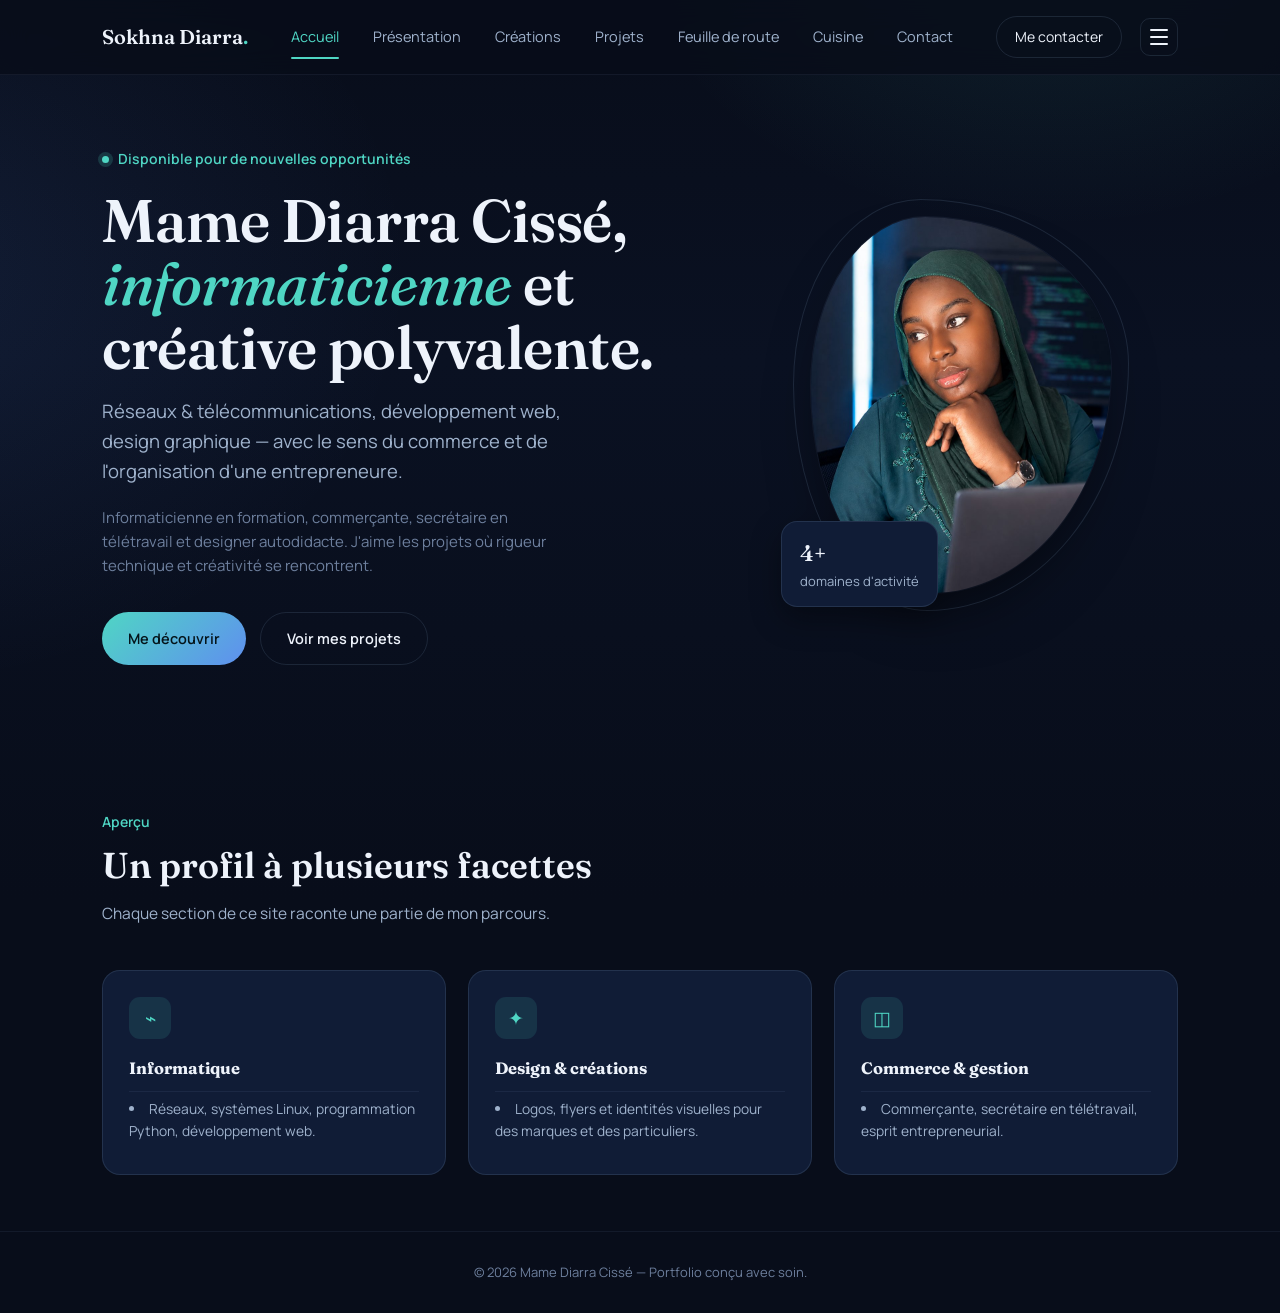
<file: index.html>
<!DOCTYPE html>
<html lang="fr">
<head>
<meta charset="UTF-8">
<meta name="viewport" content="width=device-width, initial-scale=1.0">
<title>Accueil | Mame Diarra Cissé</title>
<link rel="stylesheet" href="style.css">
</head>
<body>
<div class="bg-glow"></div>

<header>
  <nav class="wrap">
    <a href="index.html" class="brand">Sokhna Diarra<span>.</span></a>
    <div class="nav-links">
      <a href="index.html" class="active">Accueil</a>
<a href="presentation.html" class="">Présentation</a>
<a href="creation.html" class="">Créations</a>
<a href="projet.html" class="">Projets</a>
<a href="roadmap.html" class="">Feuille de route</a>
<a href="cuisine.html" class="">Cuisine</a>
<a href="contact.html" class="">Contact</a>

    </div>
    <div class="nav-right">
      <a href="contact.html" class="nav-cta">Me contacter</a>
      <button class="hamburger" aria-label="Menu"><span></span><span></span><span></span></button>
    </div>
    <div class="mobile-menu">
      <a href="index.html" class="active">Accueil</a>
<a href="presentation.html" class="">Présentation</a>
<a href="creation.html" class="">Créations</a>
<a href="projet.html" class="">Projets</a>
<a href="roadmap.html" class="">Feuille de route</a>
<a href="cuisine.html" class="">Cuisine</a>
<a href="contact.html" class="">Contact</a>

      <a href="contact.html" class="nav-cta">Me contacter</a>
    </div>
  </nav>
</header>


<section class="hero">
  <div class="wrap">
    <div>
      <div class="eyebrow">Disponible pour de nouvelles opportunités</div>
      <h1>Mame Diarra Cissé, <em>informaticienne</em> et créative polyvalente.</h1>
      <p class="role">Réseaux &amp; télécommunications, développement web, design graphique — avec le sens du commerce et de l'organisation d'une entrepreneure.</p>
      <p class="desc">Informaticienne en formation, commerçante, secrétaire en télétravail et designer autodidacte. J'aime les projets où rigueur technique et créativité se rencontrent.</p>
      <div class="hero-actions">
        <a href="presentation.html" class="btn btn-primary">Me découvrir</a>
        <a href="projet.html" class="btn btn-ghost">Voir mes projets</a>
      </div>
    </div>
    <div class="hero-photo-frame">
      <div class="ring"></div>
      <img src="photo.jpg" alt="Mame Diarra Cissé" class="hero-photo">
      <div class="stat-chip"><b>4+</b>domaines d'activité</div>
    </div>
  </div>
</section>

<section>
  <div class="wrap">
    <div class="section-head">
      <div class="tag">Aperçu</div>
      <h2>Un profil à plusieurs facettes</h2>
      <p>Chaque section de ce site raconte une partie de mon parcours.</p>
    </div>
    <div class="card-grid-3">
      <div class="skill-card">
        <div class="icon">⌁</div>
        <h3>Informatique</h3>
        <li>Réseaux, systèmes Linux, programmation Python, développement web.</li>
      </div>
      <div class="skill-card">
        <div class="icon">✦</div>
        <h3>Design &amp; créations</h3>
        <li>Logos, flyers et identités visuelles pour des marques et des particuliers.</li>
      </div>
      <div class="skill-card">
        <div class="icon">◫</div>
        <h3>Commerce &amp; gestion</h3>
        <li>Commerçante, secrétaire en télétravail, esprit entrepreneurial.</li>
      </div>
    </div>
  </div>
</section>


<footer>
  © 2026 Mame Diarra Cissé — Portfolio conçu avec soin.
</footer>

<script src="script.js"></script>
</body>
</html>
</file>
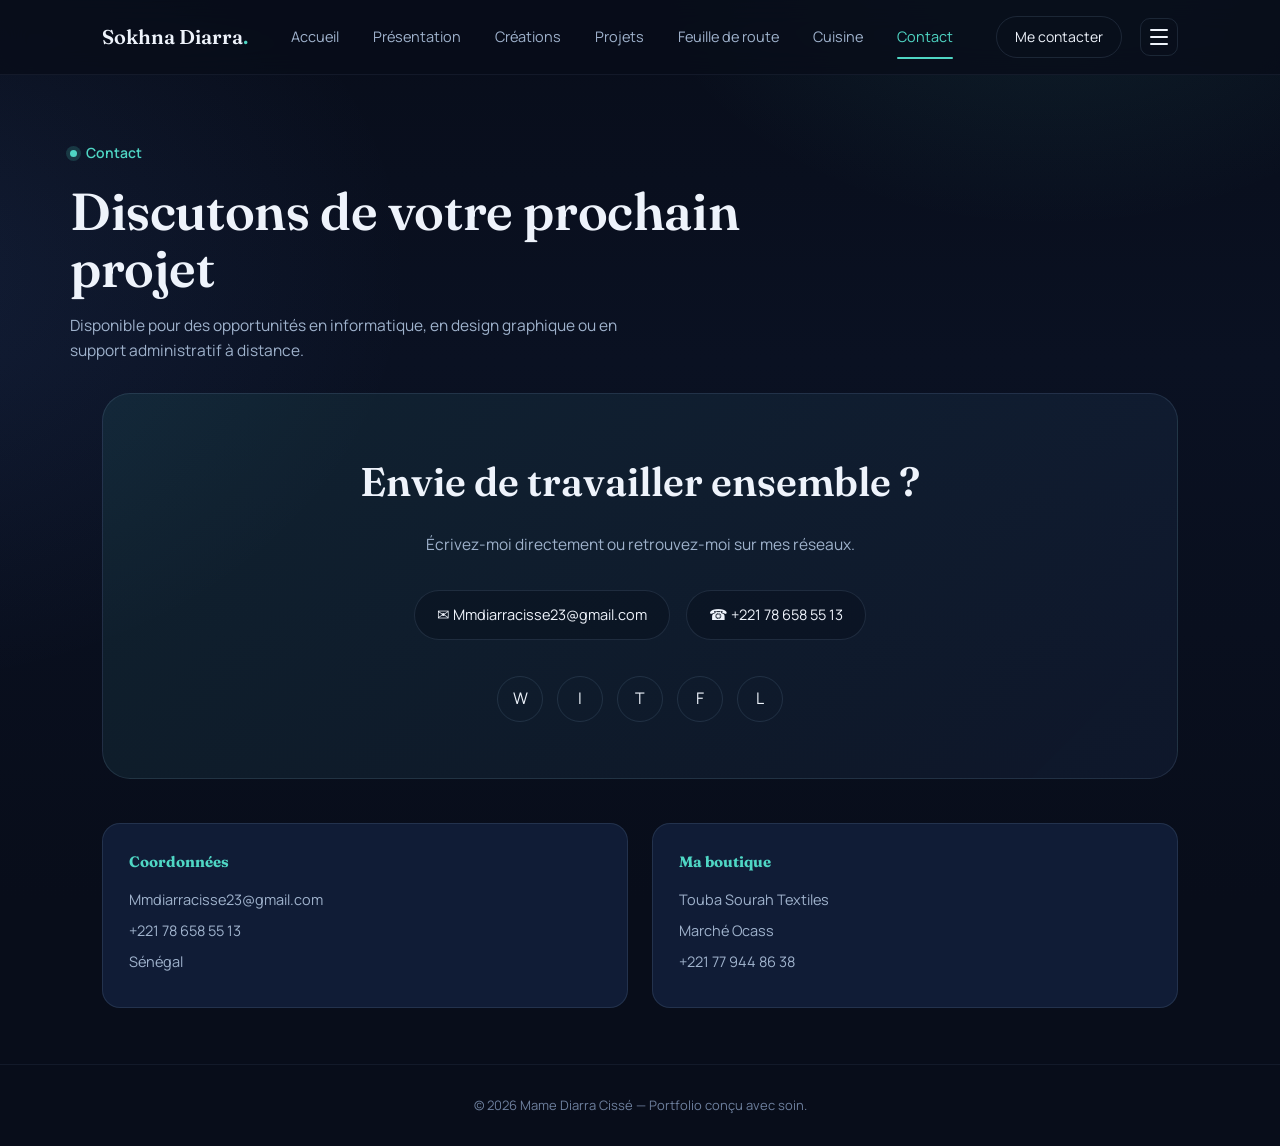
<file: contact.html>
<!DOCTYPE html>
<html lang="fr">
<head>
<meta charset="UTF-8">
<meta name="viewport" content="width=device-width, initial-scale=1.0">
<title>Contact | Mame Diarra Cissé</title>
<link rel="stylesheet" href="style.css">
</head>
<body>
<div class="bg-glow"></div>

<header>
  <nav class="wrap">
    <a href="index.html" class="brand">Sokhna Diarra<span>.</span></a>
    <div class="nav-links">
      <a href="index.html" class="">Accueil</a>
<a href="presentation.html" class="">Présentation</a>
<a href="creation.html" class="">Créations</a>
<a href="projet.html" class="">Projets</a>
<a href="roadmap.html" class="">Feuille de route</a>
<a href="cuisine.html" class="">Cuisine</a>
<a href="contact.html" class="active">Contact</a>

    </div>
    <div class="nav-right">
      <a href="contact.html" class="nav-cta">Me contacter</a>
      <button class="hamburger" aria-label="Menu"><span></span><span></span><span></span></button>
    </div>
    <div class="mobile-menu">
      <a href="index.html" class="">Accueil</a>
<a href="presentation.html" class="">Présentation</a>
<a href="creation.html" class="">Créations</a>
<a href="projet.html" class="">Projets</a>
<a href="roadmap.html" class="">Feuille de route</a>
<a href="cuisine.html" class="">Cuisine</a>
<a href="contact.html" class="active">Contact</a>

      <a href="contact.html" class="nav-cta">Me contacter</a>
    </div>
  </nav>
</header>


<div class="page-hero wrap">
  <div class="eyebrow">Contact</div>
  <h1>Discutons de votre prochain projet</h1>
  <p>Disponible pour des opportunités en informatique, en design graphique ou en support administratif à distance.</p>
</div>

<section style="padding-top:10px;">
  <div class="wrap">
    <div class="contact-box">
      <h2>Envie de travailler ensemble ?</h2>
      <p>Écrivez-moi directement ou retrouvez-moi sur mes réseaux.</p>
      <div class="contact-links">
        <a class="contact-pill" href="mailto:Mmdiarracisse23@gmail.com">✉ Mmdiarracisse23@gmail.com</a>
        <a class="contact-pill" href="tel:+221786585513">☎ +221 78 658 55 13</a>
      </div>
      <div class="socials">
        <a href="https://wa.me/221786585513" title="WhatsApp">W</a>
        <a href="#" title="Instagram">I</a>
        <a href="#" title="TikTok">T</a>
        <a href="#" title="Facebook">F</a>
        <a href="#" title="LinkedIn">L</a>
      </div>
    </div>

    <div class="contact-grid">
      <div class="info-card">
        <h3>Coordonnées</h3>
        <a href="mailto:Mmdiarracisse23@gmail.com">Mmdiarracisse23@gmail.com</a>
        <a href="tel:+221786585513">+221 78 658 55 13</a>
        <p>Sénégal</p>
      </div>
      <div class="info-card">
        <h3>Ma boutique</h3>
        <p>Touba Sourah Textiles</p>
        <p>Marché Ocass</p>
        <a href="tel:+221779448638">+221 77 944 86 38</a>
      </div>
    </div>
  </div>
</section>


<footer>
  © 2026 Mame Diarra Cissé — Portfolio conçu avec soin.
</footer>

<script src="script.js"></script>
</body>
</html>
</file>
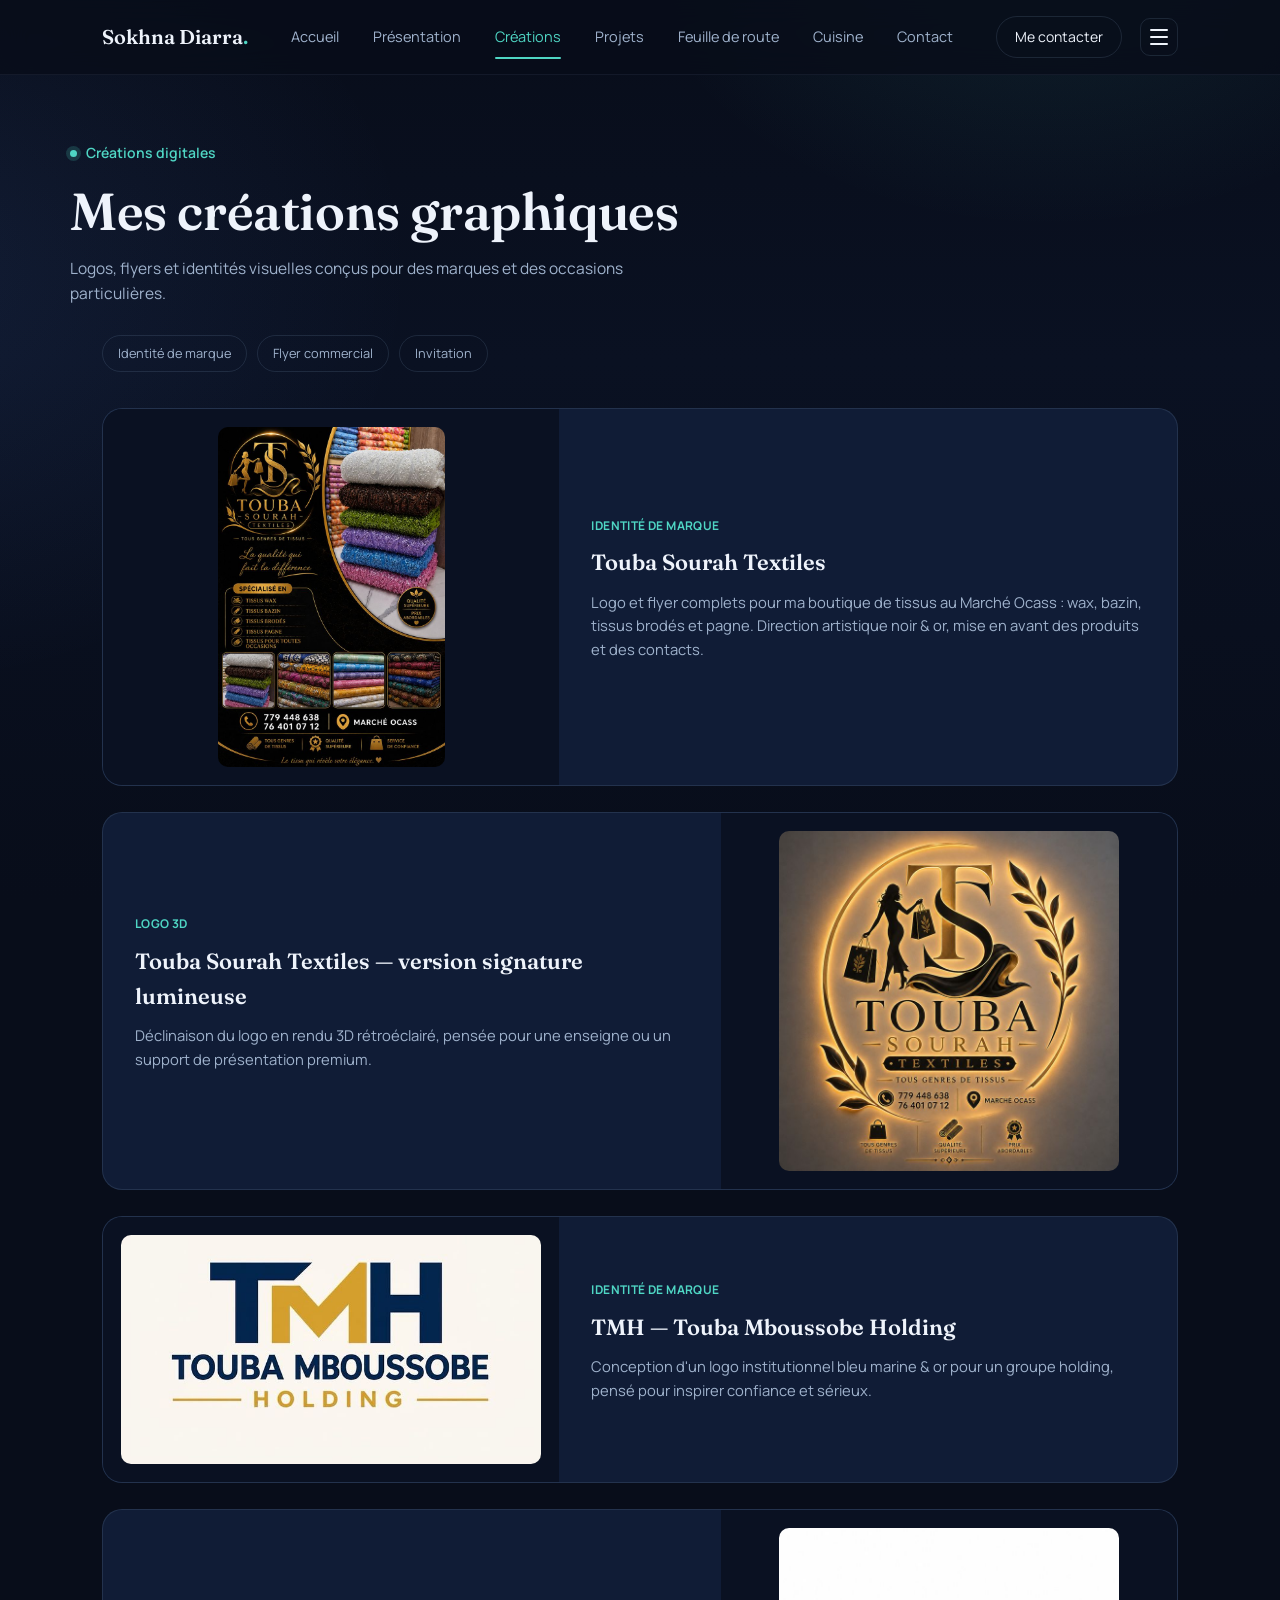
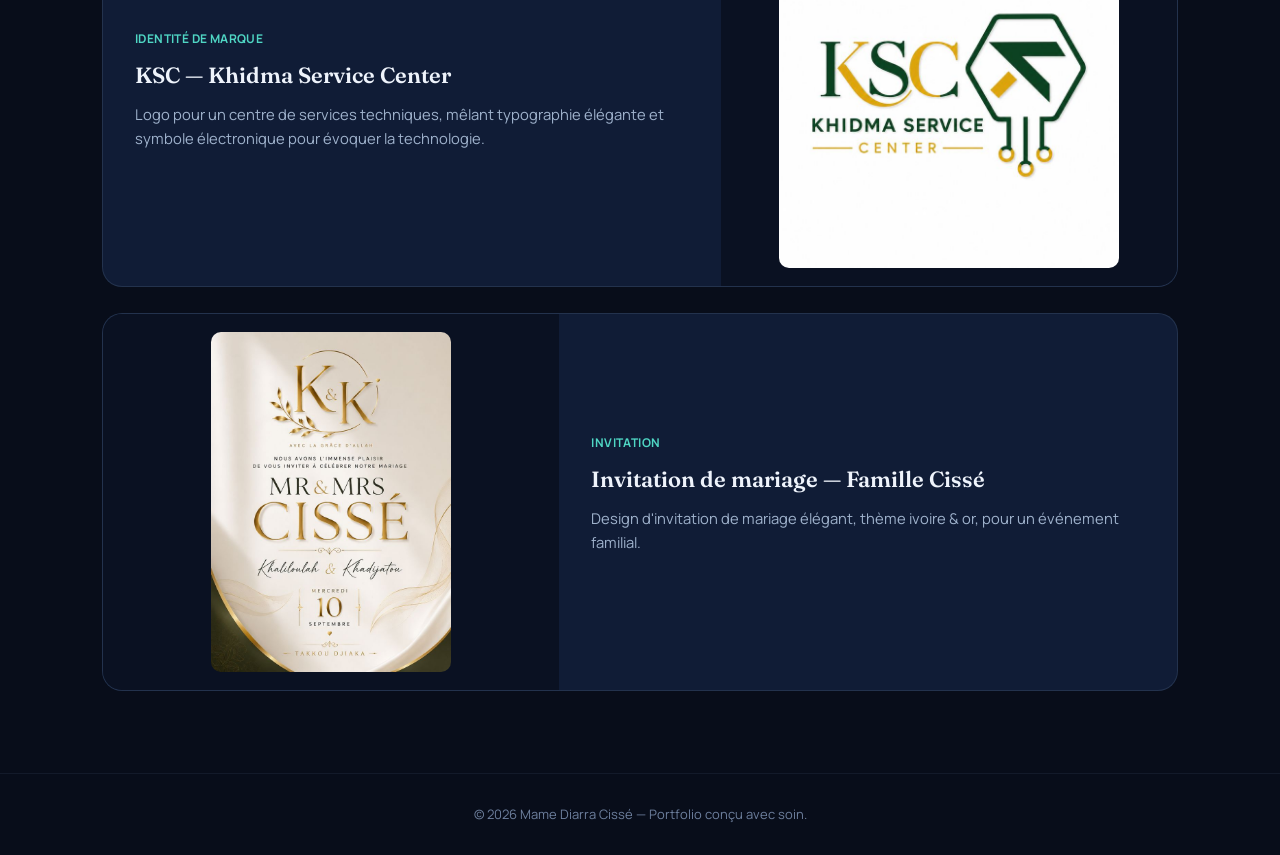
<file: creation.html>
<!DOCTYPE html>
<html lang="fr">
<head>
<meta charset="UTF-8">
<meta name="viewport" content="width=device-width, initial-scale=1.0">
<title>Créations digitales | Mame Diarra Cissé</title>
<link rel="stylesheet" href="style.css">
</head>
<body>
<div class="bg-glow"></div>

<header>
  <nav class="wrap">
    <a href="index.html" class="brand">Sokhna Diarra<span>.</span></a>
    <div class="nav-links">
      <a href="index.html" class="">Accueil</a>
<a href="presentation.html" class="">Présentation</a>
<a href="creation.html" class="active">Créations</a>
<a href="projet.html" class="">Projets</a>
<a href="roadmap.html" class="">Feuille de route</a>
<a href="cuisine.html" class="">Cuisine</a>
<a href="contact.html" class="">Contact</a>

    </div>
    <div class="nav-right">
      <a href="contact.html" class="nav-cta">Me contacter</a>
      <button class="hamburger" aria-label="Menu"><span></span><span></span><span></span></button>
    </div>
    <div class="mobile-menu">
      <a href="index.html" class="">Accueil</a>
<a href="presentation.html" class="">Présentation</a>
<a href="creation.html" class="active">Créations</a>
<a href="projet.html" class="">Projets</a>
<a href="roadmap.html" class="">Feuille de route</a>
<a href="cuisine.html" class="">Cuisine</a>
<a href="contact.html" class="">Contact</a>

      <a href="contact.html" class="nav-cta">Me contacter</a>
    </div>
  </nav>
</header>


<div class="page-hero wrap">
  <div class="eyebrow">Créations digitales</div>
  <h1>Mes créations graphiques</h1>
  <p>Logos, flyers et identités visuelles conçus pour des marques et des occasions particulières.</p>
</div>

<section style="padding-top:10px;">
  <div class="wrap">
    <div class="project-filter">
      <span>Identité de marque</span>
      <span>Flyer commercial</span>
      <span>Invitation</span>
    </div>

    
    <div class="project-card">
      <div class="project-media"><img src="touba_flyer.jpg" alt="Touba Sourah Textiles"></div>
      <div class="project-body">
        <div class="project-tag">IDENTITÉ DE MARQUE</div>
        <h3>Touba Sourah Textiles</h3>
        <p>Logo et flyer complets pour ma boutique de tissus au Marché Ocass : wax, bazin, tissus brodés et pagne. Direction artistique noir &amp; or, mise en avant des produits et des contacts.</p>
        <div class="project-links"></div>
      </div>
    </div>
    

    
    <div class="project-card reverse">
      <div class="project-media"><img src="touba_logo3d.jpg" alt="Touba Sourah Textiles — version signature lumineuse"></div>
      <div class="project-body">
        <div class="project-tag">LOGO 3D</div>
        <h3>Touba Sourah Textiles — version signature lumineuse</h3>
        <p>Déclinaison du logo en rendu 3D rétroéclairé, pensée pour une enseigne ou un support de présentation premium.</p>
        <div class="project-links"></div>
      </div>
    </div>
    

    
    <div class="project-card">
      <div class="project-media"><img src="tmh_logo.jpg" alt="TMH — Touba Mboussobe Holding"></div>
      <div class="project-body">
        <div class="project-tag">IDENTITÉ DE MARQUE</div>
        <h3>TMH — Touba Mboussobe Holding</h3>
        <p>Conception d'un logo institutionnel bleu marine &amp; or pour un groupe holding, pensé pour inspirer confiance et sérieux.</p>
        <div class="project-links"></div>
      </div>
    </div>
    

    
    <div class="project-card reverse">
      <div class="project-media"><img src="ksc_logo.jpg" alt="KSC — Khidma Service Center"></div>
      <div class="project-body">
        <div class="project-tag">IDENTITÉ DE MARQUE</div>
        <h3>KSC — Khidma Service Center</h3>
        <p>Logo pour un centre de services techniques, mêlant typographie élégante et symbole électronique pour évoquer la technologie.</p>
        <div class="project-links"></div>
      </div>
    </div>
    

    
    <div class="project-card">
      <div class="project-media"><img src="wedding.jpg" alt="Invitation de mariage — Famille Cissé"></div>
      <div class="project-body">
        <div class="project-tag">INVITATION</div>
        <h3>Invitation de mariage — Famille Cissé</h3>
        <p>Design d'invitation de mariage élégant, thème ivoire &amp; or, pour un événement familial.</p>
        <div class="project-links"></div>
      </div>
    </div>
    
  </div>
</section>


<footer>
  © 2026 Mame Diarra Cissé — Portfolio conçu avec soin.
</footer>

<script src="script.js"></script>
</body>
</html>
</file>
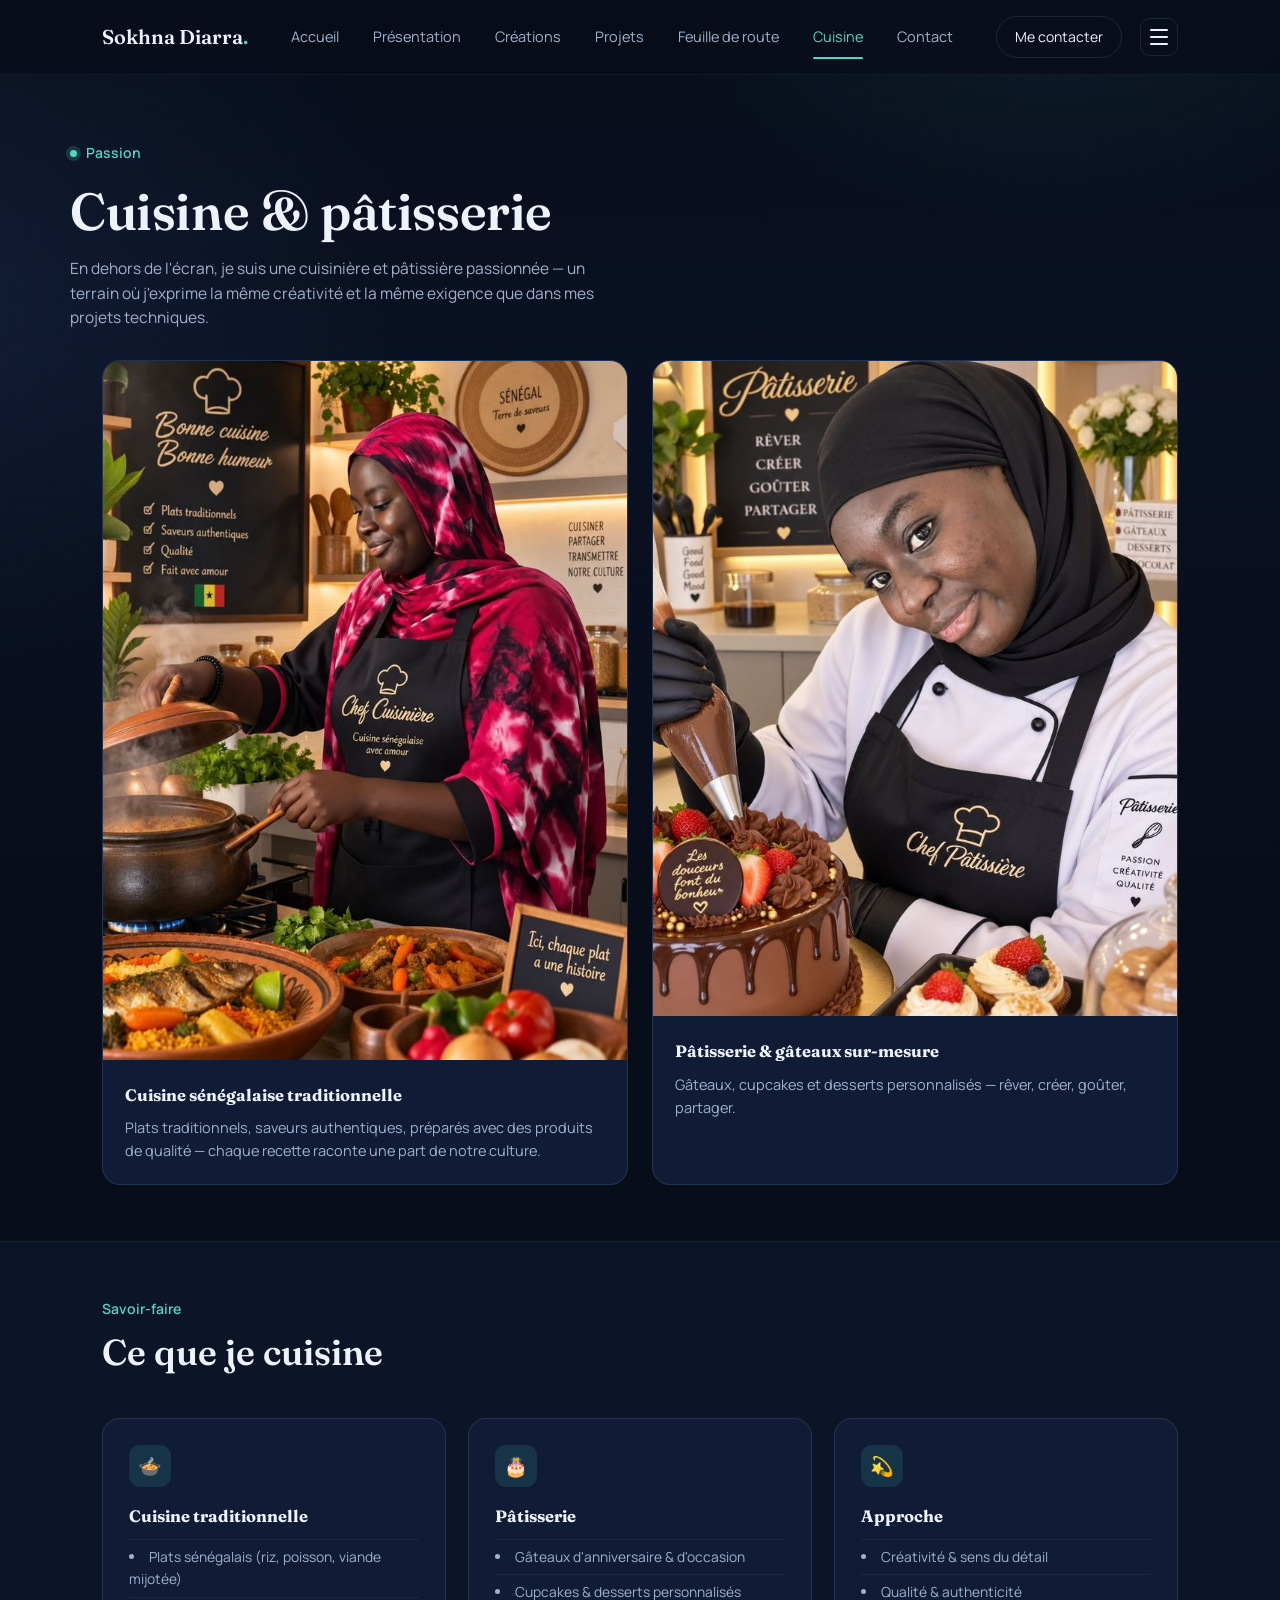
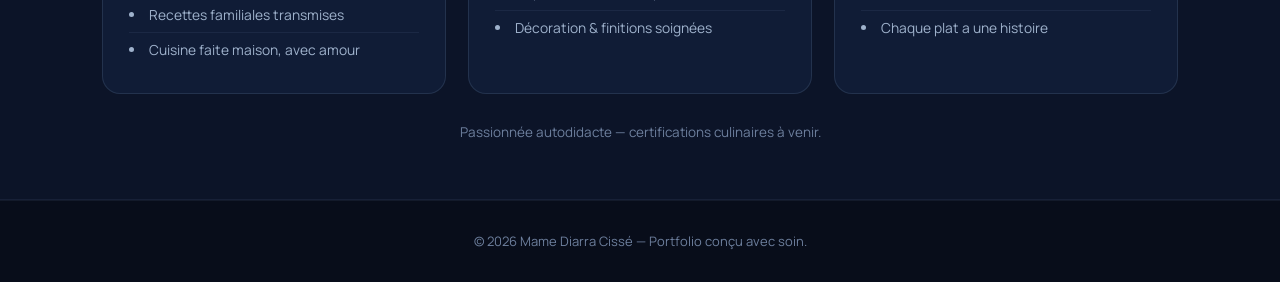
<file: cuisine.html>
<!DOCTYPE html>
<html lang="fr">
<head>
<meta charset="UTF-8">
<meta name="viewport" content="width=device-width, initial-scale=1.0">
<title>Cuisine | Mame Diarra Cissé</title>
<link rel="stylesheet" href="style.css">
</head>
<body>
<div class="bg-glow"></div>

<header>
  <nav class="wrap">
    <a href="index.html" class="brand">Sokhna Diarra<span>.</span></a>
    <div class="nav-links">
      <a href="index.html" class="">Accueil</a>
<a href="presentation.html" class="">Présentation</a>
<a href="creation.html" class="">Créations</a>
<a href="projet.html" class="">Projets</a>
<a href="roadmap.html" class="">Feuille de route</a>
<a href="cuisine.html" class="active">Cuisine</a>
<a href="contact.html" class="">Contact</a>

    </div>
    <div class="nav-right">
      <a href="contact.html" class="nav-cta">Me contacter</a>
      <button class="hamburger" aria-label="Menu"><span></span><span></span><span></span></button>
    </div>
    <div class="mobile-menu">
      <a href="index.html" class="">Accueil</a>
<a href="presentation.html" class="">Présentation</a>
<a href="creation.html" class="">Créations</a>
<a href="projet.html" class="">Projets</a>
<a href="roadmap.html" class="">Feuille de route</a>
<a href="cuisine.html" class="active">Cuisine</a>
<a href="contact.html" class="">Contact</a>

      <a href="contact.html" class="nav-cta">Me contacter</a>
    </div>
  </nav>
</header>


<div class="page-hero wrap">
  <div class="eyebrow">Passion</div>
  <h1>Cuisine &amp; pâtisserie</h1>
  <p>En dehors de l'écran, je suis une cuisinière et pâtissière passionnée — un terrain où j'exprime la même créativité et la même exigence que dans mes projets techniques.</p>
</div>

<section style="padding-top:10px;">
  <div class="wrap">
    <div class="card-grid-2">
      <div class="skill-card" style="padding:0; overflow:hidden;">
        <img src="chef_cuisine.jpg" alt="Mame Diarra Cissé en cuisine, préparation de plats sénégalais" style="width:100%; display:block; border-radius:0;">
        <div style="padding:22px;">
          <h3 style="margin-bottom:8px;">Cuisine sénégalaise traditionnelle</h3>
          <p style="color:var(--text-muted); font-size:14.5px;">Plats traditionnels, saveurs authentiques, préparés avec des produits de qualité — chaque recette raconte une part de notre culture.</p>
        </div>
      </div>
      <div class="skill-card" style="padding:0; overflow:hidden;">
        <img src="chef_patisserie.jpg" alt="Mame Diarra Cissé en pâtisserie, décoration de gâteau" style="width:100%; display:block; border-radius:0;">
        <div style="padding:22px;">
          <h3 style="margin-bottom:8px;">Pâtisserie &amp; gâteaux sur-mesure</h3>
          <p style="color:var(--text-muted); font-size:14.5px;">Gâteaux, cupcakes et desserts personnalisés — rêver, créer, goûter, partager.</p>
        </div>
      </div>
    </div>
  </div>
</section>

<section style="background:var(--bg-1); border-top:1px solid var(--line-soft); border-bottom:1px solid var(--line-soft);">
  <div class="wrap">
    <div class="section-head">
      <div class="tag">Savoir-faire</div>
      <h2>Ce que je cuisine</h2>
    </div>
    <div class="card-grid-3">
      <div class="skill-card">
        <div class="icon">🍲</div>
        <h3>Cuisine traditionnelle</h3>
        <li>Plats sénégalais (riz, poisson, viande mijotée)</li>
        <li>Recettes familiales transmises</li>
        <li>Cuisine faite maison, avec amour</li>
      </div>
      <div class="skill-card">
        <div class="icon">🎂</div>
        <h3>Pâtisserie</h3>
        <li>Gâteaux d'anniversaire &amp; d'occasion</li>
        <li>Cupcakes &amp; desserts personnalisés</li>
        <li>Décoration &amp; finitions soignées</li>
      </div>
      <div class="skill-card">
        <div class="icon">💫</div>
        <h3>Approche</h3>
        <li>Créativité &amp; sens du détail</li>
        <li>Qualité &amp; authenticité</li>
        <li>Chaque plat a une histoire</li>
      </div>
    </div>
    <p style="color:var(--text-faint); font-size:13.5px; margin-top:28px; text-align:center;">Passionnée autodidacte — certifications culinaires à venir.</p>
  </div>
</section>


<footer>
  © 2026 Mame Diarra Cissé — Portfolio conçu avec soin.
</footer>

<script src="script.js"></script>
</body>
</html>
</file>
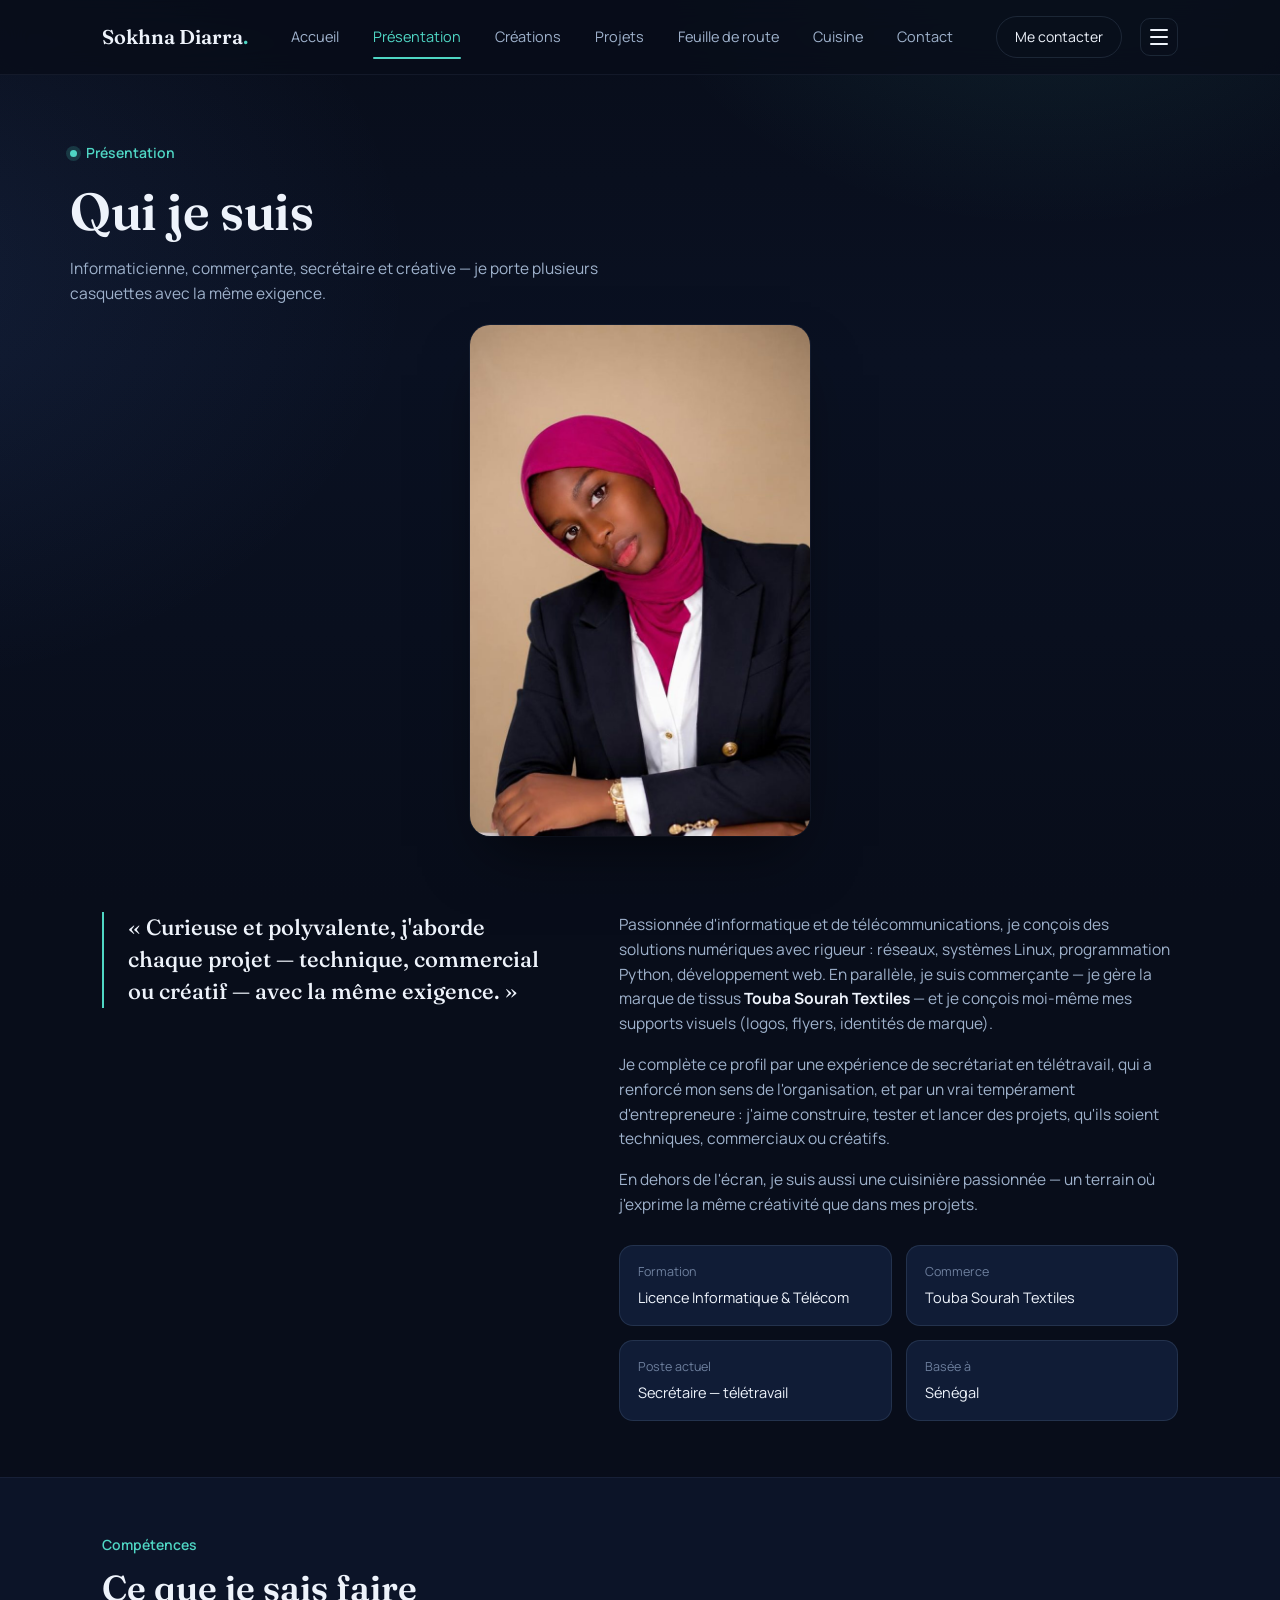
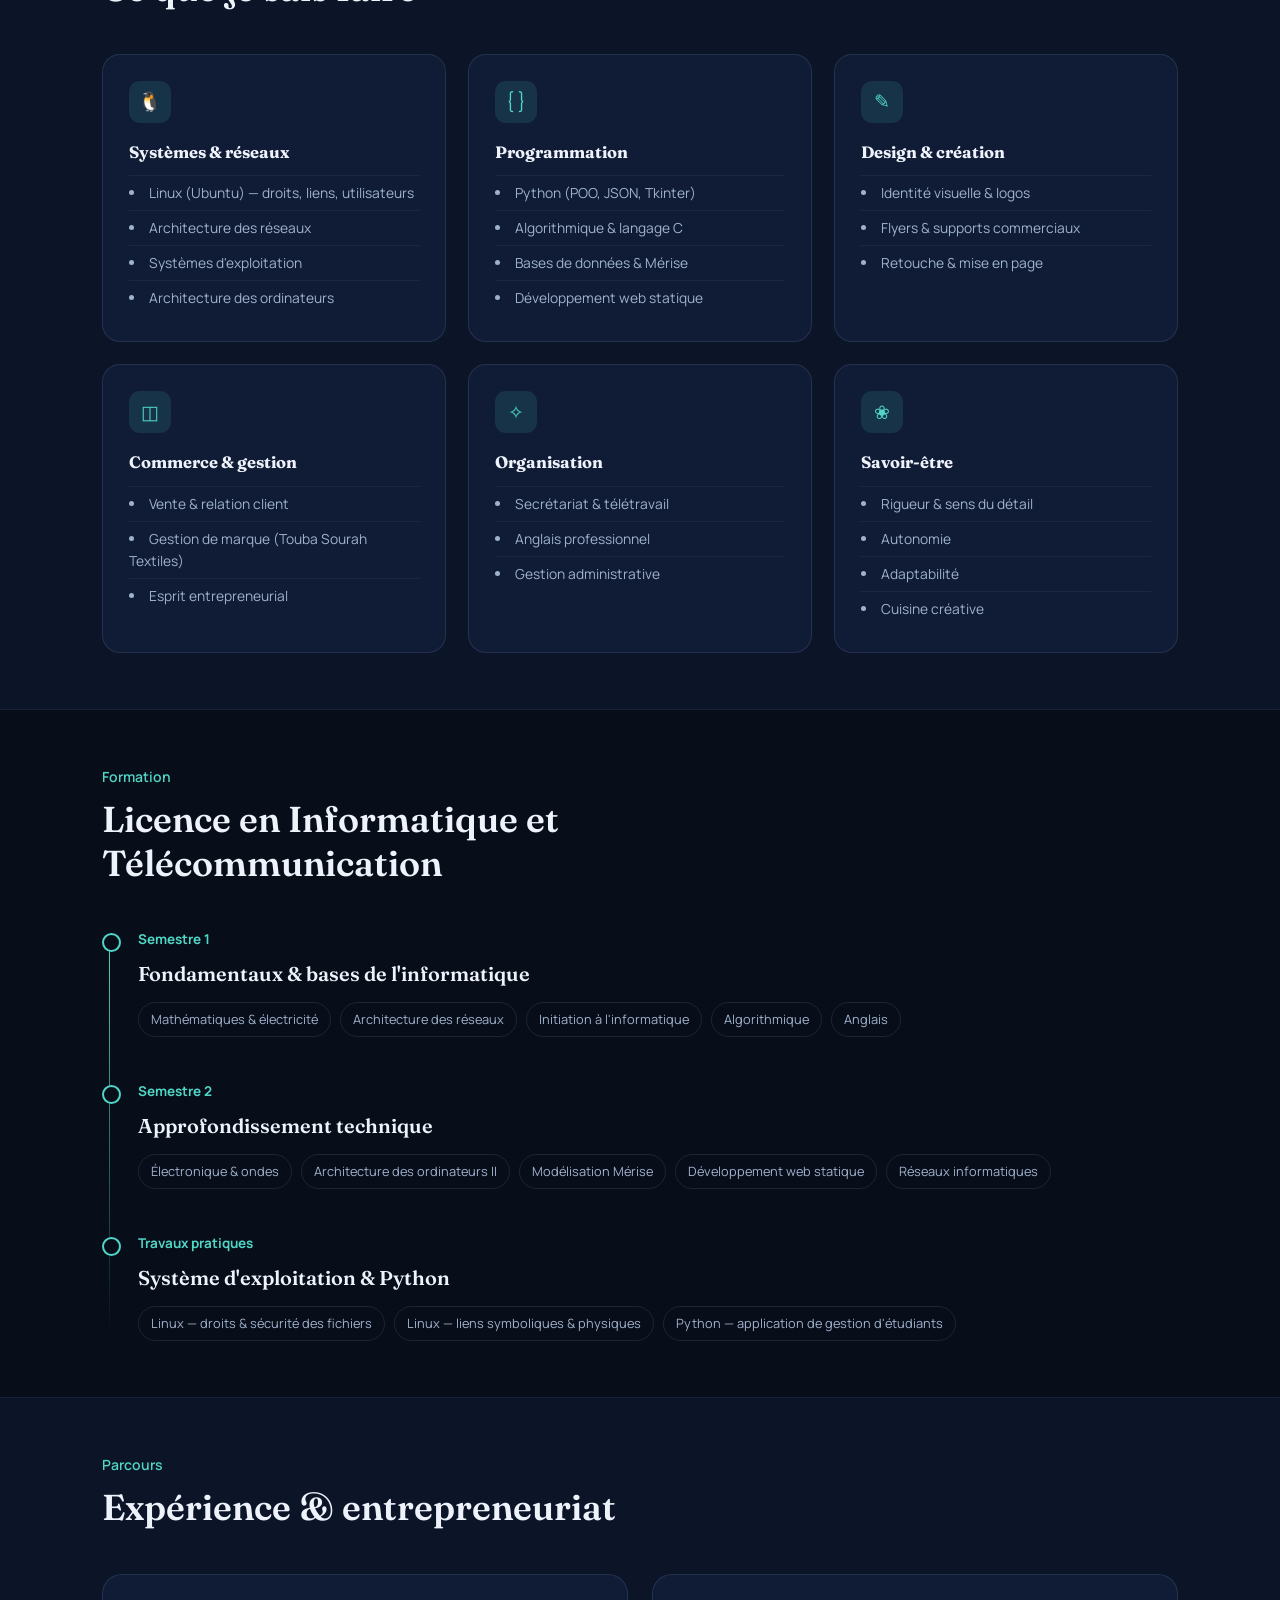
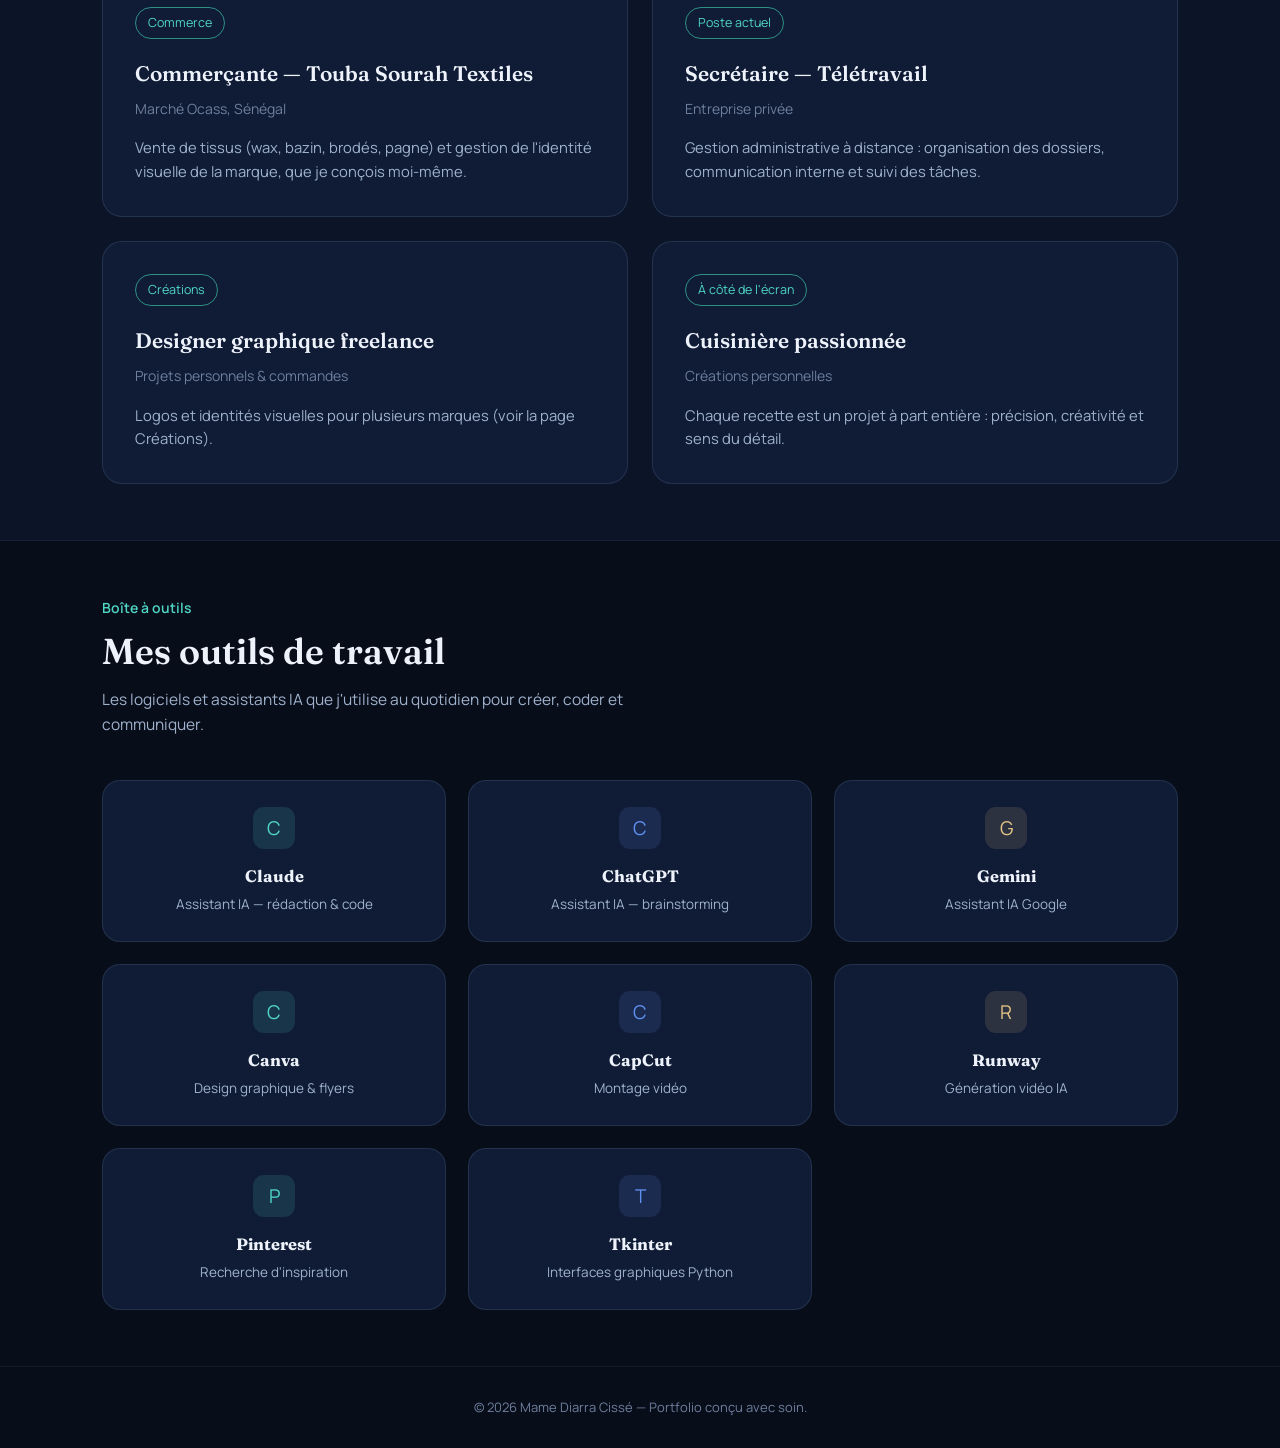
<file: presentation.html>
<!DOCTYPE html>
<html lang="fr">
<head>
<meta charset="UTF-8">
<meta name="viewport" content="width=device-width, initial-scale=1.0">
<title>Présentation | Mame Diarra Cissé</title>
<link rel="stylesheet" href="style.css">
</head>
<body>
<div class="bg-glow"></div>

<header>
  <nav class="wrap">
    <a href="index.html" class="brand">Sokhna Diarra<span>.</span></a>
    <div class="nav-links">
      <a href="index.html" class="">Accueil</a>
<a href="presentation.html" class="active">Présentation</a>
<a href="creation.html" class="">Créations</a>
<a href="projet.html" class="">Projets</a>
<a href="roadmap.html" class="">Feuille de route</a>
<a href="cuisine.html" class="">Cuisine</a>
<a href="contact.html" class="">Contact</a>

    </div>
    <div class="nav-right">
      <a href="contact.html" class="nav-cta">Me contacter</a>
      <button class="hamburger" aria-label="Menu"><span></span><span></span><span></span></button>
    </div>
    <div class="mobile-menu">
      <a href="index.html" class="">Accueil</a>
<a href="presentation.html" class="active">Présentation</a>
<a href="creation.html" class="">Créations</a>
<a href="projet.html" class="">Projets</a>
<a href="roadmap.html" class="">Feuille de route</a>
<a href="cuisine.html" class="">Cuisine</a>
<a href="contact.html" class="">Contact</a>

      <a href="contact.html" class="nav-cta">Me contacter</a>
    </div>
  </nav>
</header>


<div class="page-hero wrap">
  <div class="eyebrow">Présentation</div>
  <h1>Qui je suis</h1>
  <p>Informaticienne, commerçante, secrétaire et créative — je porte plusieurs casquettes avec la même exigence.</p>
</div>

<section style="padding-top:0;">
  <div class="wrap" style="display:flex; justify-content:center;">
    <img src="presentation_photo.jpg" alt="Mame Diarra Cissé" style="width:100%; max-width:340px; border-radius:20px; box-shadow:0 30px 60px -20px rgba(0,0,0,0.6), 0 0 0 1px var(--line-soft);">
  </div>
</section>

<section style="padding-top:20px;">
  <div class="wrap about-grid" style="display:grid; grid-template-columns:0.9fr 1.1fr; gap:60px; align-items:flex-start;">
    <div>
      <p class="about-quote">« Curieuse et polyvalente, j'aborde chaque projet — technique, commercial ou créatif — avec la même exigence. »</p>
    </div>
    <div>
      <p style="color:var(--text-muted); font-size:15.5px; margin-bottom:16px;">Passionnée d'informatique et de télécommunications, je conçois des solutions numériques avec rigueur : réseaux, systèmes Linux, programmation Python, développement web. En parallèle, je suis commerçante — je gère la marque de tissus <strong style="color:var(--text);">Touba Sourah Textiles</strong> — et je conçois moi-même mes supports visuels (logos, flyers, identités de marque).</p>
      <p style="color:var(--text-muted); font-size:15.5px; margin-bottom:16px;">Je complète ce profil par une expérience de secrétariat en télétravail, qui a renforcé mon sens de l'organisation, et par un vrai tempérament d'entrepreneure : j'aime construire, tester et lancer des projets, qu'ils soient techniques, commerciaux ou créatifs.</p>
      <p style="color:var(--text-muted); font-size:15.5px;">En dehors de l'écran, je suis aussi une cuisinière passionnée — un terrain où j'exprime la même créativité que dans mes projets.</p>
      <div class="about-facts">
        <div class="fact"><div class="k">Formation</div><div class="v">Licence Informatique &amp; Télécom</div></div>
        <div class="fact"><div class="k">Commerce</div><div class="v">Touba Sourah Textiles</div></div>
        <div class="fact"><div class="k">Poste actuel</div><div class="v">Secrétaire — télétravail</div></div>
        <div class="fact"><div class="k">Basée à</div><div class="v">Sénégal</div></div>
      </div>
    </div>
  </div>
</section>

<section style="background:var(--bg-1); border-top:1px solid var(--line-soft); border-bottom:1px solid var(--line-soft);">
  <div class="wrap">
    <div class="section-head">
      <div class="tag">Compétences</div>
      <h2>Ce que je sais faire</h2>
    </div>
    <div class="card-grid-3">
      <div class="skill-card">
        <div class="icon">🐧</div>
        <h3>Systèmes &amp; réseaux</h3>
        <li>Linux (Ubuntu) — droits, liens, utilisateurs</li>
        <li>Architecture des réseaux</li>
        <li>Systèmes d'exploitation</li>
        <li>Architecture des ordinateurs</li>
      </div>
      <div class="skill-card">
        <div class="icon">{ }</div>
        <h3>Programmation</h3>
        <li>Python (POO, JSON, Tkinter)</li>
        <li>Algorithmique &amp; langage C</li>
        <li>Bases de données &amp; Mérise</li>
        <li>Développement web statique</li>
      </div>
      <div class="skill-card">
        <div class="icon">✎</div>
        <h3>Design &amp; création</h3>
        <li>Identité visuelle &amp; logos</li>
        <li>Flyers &amp; supports commerciaux</li>
        <li>Retouche &amp; mise en page</li>
      </div>
      <div class="skill-card">
        <div class="icon">◫</div>
        <h3>Commerce &amp; gestion</h3>
        <li>Vente &amp; relation client</li>
        <li>Gestion de marque (Touba Sourah Textiles)</li>
        <li>Esprit entrepreneurial</li>
      </div>
      <div class="skill-card">
        <div class="icon">✧</div>
        <h3>Organisation</h3>
        <li>Secrétariat &amp; télétravail</li>
        <li>Anglais professionnel</li>
        <li>Gestion administrative</li>
      </div>
      <div class="skill-card">
        <div class="icon">❀</div>
        <h3>Savoir-être</h3>
        <li>Rigueur &amp; sens du détail</li>
        <li>Autonomie</li>
        <li>Adaptabilité</li>
        <li>Cuisine créative</li>
      </div>
    </div>
  </div>
</section>

<section>
  <div class="wrap">
    <div class="section-head">
      <div class="tag">Formation</div>
      <h2>Licence en Informatique et Télécommunication</h2>
    </div>
    <div class="timeline">
      <div class="tl-item">
        <div class="sem">Semestre 1</div>
        <h3>Fondamentaux &amp; bases de l'informatique</h3>
        <div class="tl-mods">
          <span>Mathématiques &amp; électricité</span>
          <span>Architecture des réseaux</span>
          <span>Initiation à l'informatique</span>
          <span>Algorithmique</span>
          <span>Anglais</span>
        </div>
      </div>
      <div class="tl-item">
        <div class="sem">Semestre 2</div>
        <h3>Approfondissement technique</h3>
        <div class="tl-mods">
          <span>Électronique &amp; ondes</span>
          <span>Architecture des ordinateurs II</span>
          <span>Modélisation Mérise</span>
          <span>Développement web statique</span>
          <span>Réseaux informatiques</span>
        </div>
      </div>
      <div class="tl-item">
        <div class="sem">Travaux pratiques</div>
        <h3>Système d'exploitation &amp; Python</h3>
        <div class="tl-mods">
          <span>Linux — droits &amp; sécurité des fichiers</span>
          <span>Linux — liens symboliques &amp; physiques</span>
          <span>Python — application de gestion d'étudiants</span>
        </div>
      </div>
    </div>
  </div>
</section>

<section style="background:var(--bg-1); border-top:1px solid var(--line-soft); border-bottom:1px solid var(--line-soft);">
  <div class="wrap">
    <div class="section-head">
      <div class="tag">Parcours</div>
      <h2>Expérience &amp; entrepreneuriat</h2>
    </div>
    <div class="card-grid-2">
      <div class="job-card">
        <span class="role-badge">Commerce</span>
        <h3>Commerçante — Touba Sourah Textiles</h3>
        <div class="org">Marché Ocass, Sénégal</div>
        <p>Vente de tissus (wax, bazin, brodés, pagne) et gestion de l'identité visuelle de la marque, que je conçois moi-même.</p>
      </div>
      <div class="job-card">
        <span class="role-badge">Poste actuel</span>
        <h3>Secrétaire — Télétravail</h3>
        <div class="org">Entreprise privée</div>
        <p>Gestion administrative à distance : organisation des dossiers, communication interne et suivi des tâches.</p>
      </div>
      <div class="job-card">
        <span class="role-badge">Créations</span>
        <h3>Designer graphique freelance</h3>
        <div class="org">Projets personnels &amp; commandes</div>
        <p>Logos et identités visuelles pour plusieurs marques (voir la page Créations).</p>
      </div>
      <div class="job-card">
        <span class="role-badge">À côté de l'écran</span>
        <h3>Cuisinière passionnée</h3>
        <div class="org">Créations personnelles</div>
        <p>Chaque recette est un projet à part entière : précision, créativité et sens du détail.</p>
      </div>
    </div>
  </div>
</section>

<section>
  <div class="wrap">
    <div class="section-head">
      <div class="tag">Boîte à outils</div>
      <h2>Mes outils de travail</h2>
      <p>Les logiciels et assistants IA que j'utilise au quotidien pour créer, coder et communiquer.</p>
    </div>
    <div class="card-grid-3">
      
    <div class="skill-card" style="text-align:center;">
      <div class="icon" style="margin:0 auto 14px; background:#4fd6c422; color:#4fd6c4;">C</div>
      <h3 style="margin-bottom:4px;">Claude</h3>
      <p style="color:var(--text-muted); font-size:13.5px;">Assistant IA — rédaction &amp; code</p>
    </div>
    
    <div class="skill-card" style="text-align:center;">
      <div class="icon" style="margin:0 auto 14px; background:#5f8fef22; color:#5f8fef;">C</div>
      <h3 style="margin-bottom:4px;">ChatGPT</h3>
      <p style="color:var(--text-muted); font-size:13.5px;">Assistant IA — brainstorming</p>
    </div>
    
    <div class="skill-card" style="text-align:center;">
      <div class="icon" style="margin:0 auto 14px; background:#e3c48522; color:#e3c485;">G</div>
      <h3 style="margin-bottom:4px;">Gemini</h3>
      <p style="color:var(--text-muted); font-size:13.5px;">Assistant IA Google</p>
    </div>
    
    <div class="skill-card" style="text-align:center;">
      <div class="icon" style="margin:0 auto 14px; background:#4fd6c422; color:#4fd6c4;">C</div>
      <h3 style="margin-bottom:4px;">Canva</h3>
      <p style="color:var(--text-muted); font-size:13.5px;">Design graphique &amp; flyers</p>
    </div>
    
    <div class="skill-card" style="text-align:center;">
      <div class="icon" style="margin:0 auto 14px; background:#5f8fef22; color:#5f8fef;">C</div>
      <h3 style="margin-bottom:4px;">CapCut</h3>
      <p style="color:var(--text-muted); font-size:13.5px;">Montage vidéo</p>
    </div>
    
    <div class="skill-card" style="text-align:center;">
      <div class="icon" style="margin:0 auto 14px; background:#e3c48522; color:#e3c485;">R</div>
      <h3 style="margin-bottom:4px;">Runway</h3>
      <p style="color:var(--text-muted); font-size:13.5px;">Génération vidéo IA</p>
    </div>
    
    <div class="skill-card" style="text-align:center;">
      <div class="icon" style="margin:0 auto 14px; background:#4fd6c422; color:#4fd6c4;">P</div>
      <h3 style="margin-bottom:4px;">Pinterest</h3>
      <p style="color:var(--text-muted); font-size:13.5px;">Recherche d'inspiration</p>
    </div>
    
    <div class="skill-card" style="text-align:center;">
      <div class="icon" style="margin:0 auto 14px; background:#5f8fef22; color:#5f8fef;">T</div>
      <h3 style="margin-bottom:4px;">Tkinter</h3>
      <p style="color:var(--text-muted); font-size:13.5px;">Interfaces graphiques Python</p>
    </div>
    
    </div>
  </div>
</section>


<footer>
  © 2026 Mame Diarra Cissé — Portfolio conçu avec soin.
</footer>

<script src="script.js"></script>
</body>
</html>
</file>
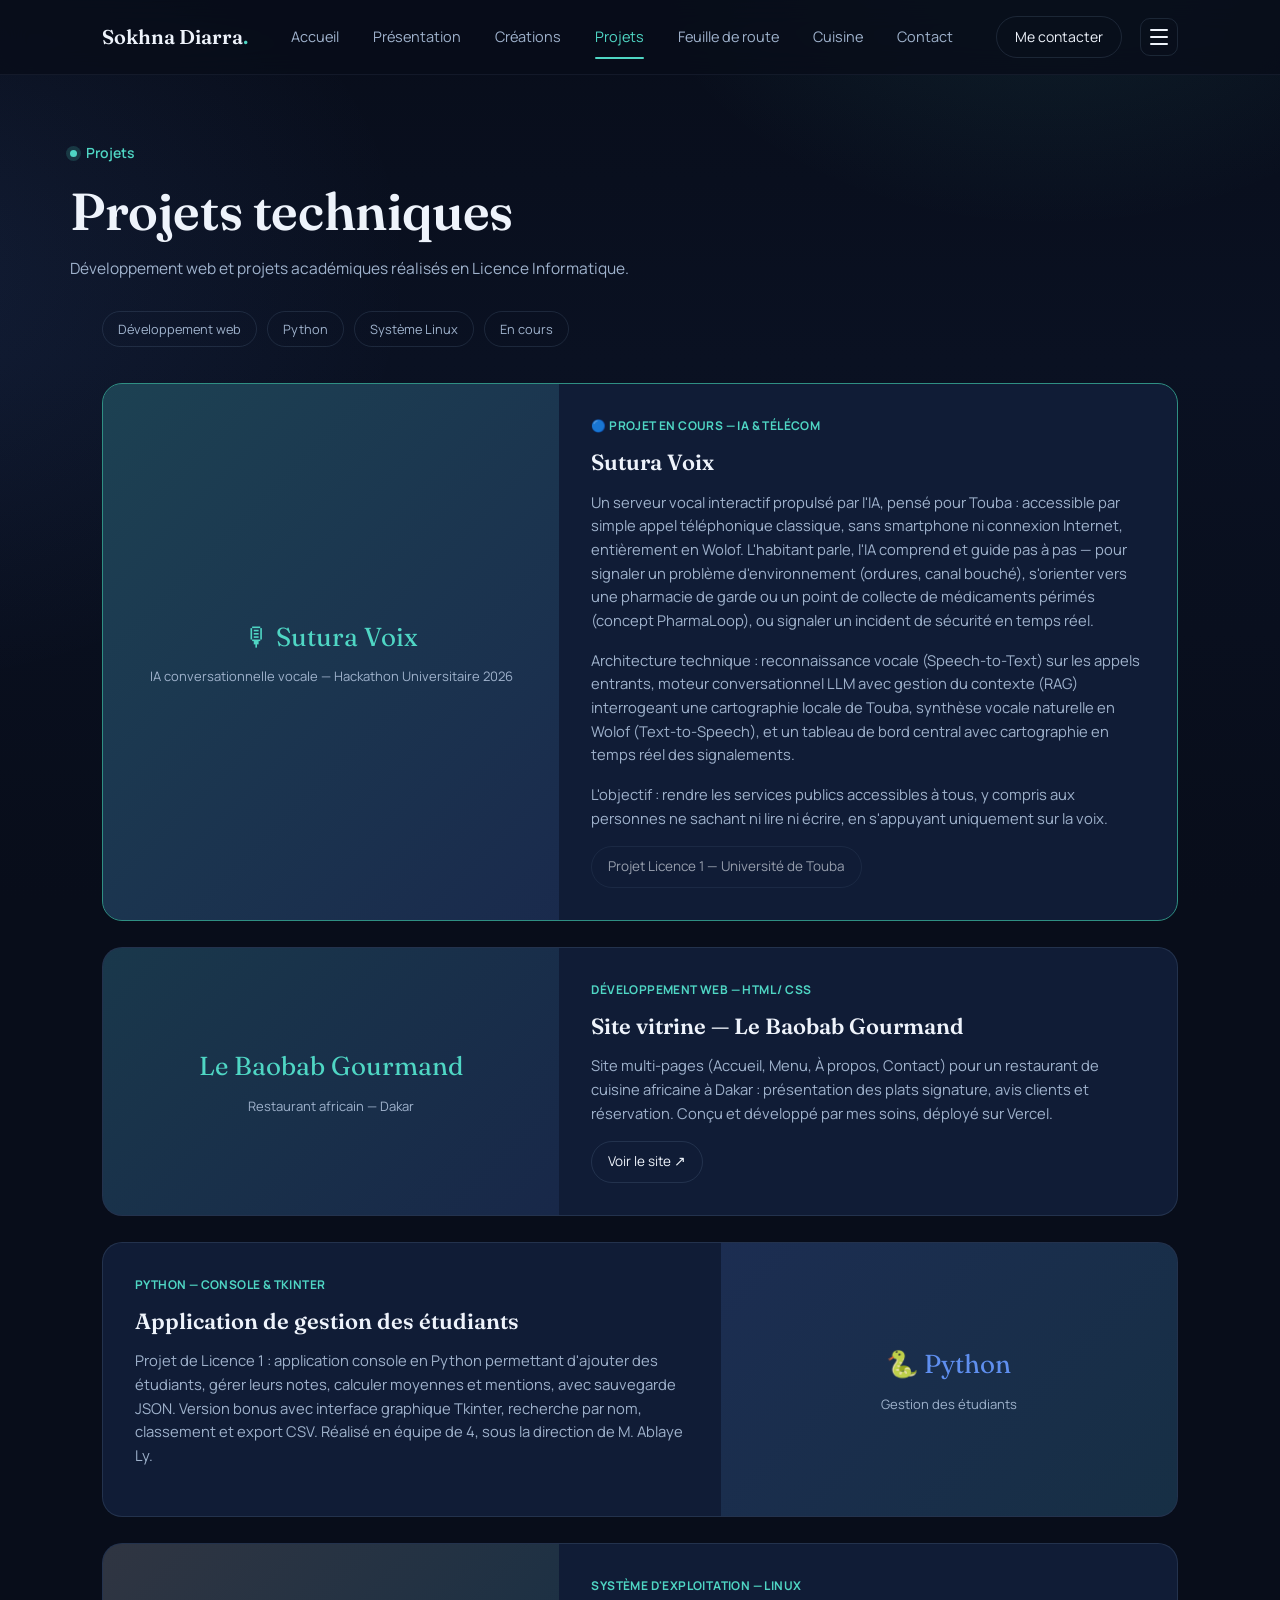
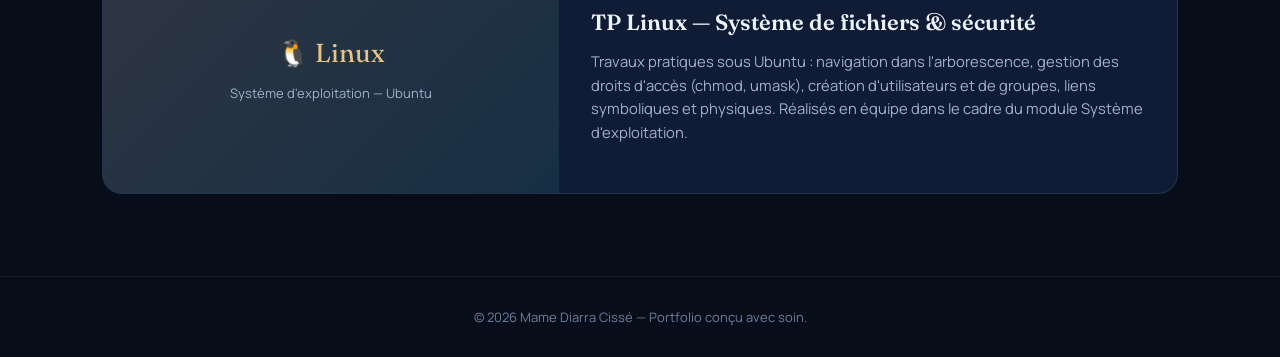
<file: projet.html>
<!DOCTYPE html>
<html lang="fr">
<head>
<meta charset="UTF-8">
<meta name="viewport" content="width=device-width, initial-scale=1.0">
<title>Projets | Mame Diarra Cissé</title>
<link rel="stylesheet" href="style.css">
</head>
<body>
<div class="bg-glow"></div>

<header>
  <nav class="wrap">
    <a href="index.html" class="brand">Sokhna Diarra<span>.</span></a>
    <div class="nav-links">
      <a href="index.html" class="">Accueil</a>
<a href="presentation.html" class="">Présentation</a>
<a href="creation.html" class="">Créations</a>
<a href="projet.html" class="active">Projets</a>
<a href="roadmap.html" class="">Feuille de route</a>
<a href="cuisine.html" class="">Cuisine</a>
<a href="contact.html" class="">Contact</a>

    </div>
    <div class="nav-right">
      <a href="contact.html" class="nav-cta">Me contacter</a>
      <button class="hamburger" aria-label="Menu"><span></span><span></span><span></span></button>
    </div>
    <div class="mobile-menu">
      <a href="index.html" class="">Accueil</a>
<a href="presentation.html" class="">Présentation</a>
<a href="creation.html" class="">Créations</a>
<a href="projet.html" class="active">Projets</a>
<a href="roadmap.html" class="">Feuille de route</a>
<a href="cuisine.html" class="">Cuisine</a>
<a href="contact.html" class="">Contact</a>

      <a href="contact.html" class="nav-cta">Me contacter</a>
    </div>
  </nav>
</header>


<div class="page-hero wrap">
  <div class="eyebrow">Projets</div>
  <h1>Projets techniques</h1>
  <p>Développement web et projets académiques réalisés en Licence Informatique.</p>
</div>

<section style="padding-top:10px;">
  <div class="wrap">
    <div class="project-filter">
      <span>Développement web</span>
      <span>Python</span>
      <span>Système Linux</span>
      <span>En cours</span>
    </div>

    <div class="project-card" style="border-color:var(--teal-dim);">
      <div class="project-media" style="background:linear-gradient(135deg, rgba(79,214,196,0.2), rgba(95,143,239,0.12)); display:flex; align-items:center; justify-content:center;">
        <div style="text-align:center; padding:20px;">
          <div style="font-family:'Fraunces',serif; font-size:26px; color:var(--teal); margin-bottom:8px;">🎙 Sutura Voix</div>
          <div style="color:var(--text-muted); font-size:13px;">IA conversationnelle vocale — Hackathon Universitaire 2026</div>
        </div>
      </div>
      <div class="project-body">
        <div class="project-tag" style="color:var(--teal);">🔵 PROJET EN COURS — IA &amp; TÉLÉCOM</div>
        <h3>Sutura Voix</h3>
        <p>Un serveur vocal interactif propulsé par l'IA, pensé pour Touba : accessible par simple appel téléphonique classique, sans smartphone ni connexion Internet, entièrement en Wolof. L'habitant parle, l'IA comprend et guide pas à pas — pour signaler un problème d'environnement (ordures, canal bouché), s'orienter vers une pharmacie de garde ou un point de collecte de médicaments périmés (concept PharmaLoop), ou signaler un incident de sécurité en temps réel.</p>
        <p>Architecture technique : reconnaissance vocale (Speech-to-Text) sur les appels entrants, moteur conversationnel LLM avec gestion du contexte (RAG) interrogeant une cartographie locale de Touba, synthèse vocale naturelle en Wolof (Text-to-Speech), et un tableau de bord central avec cartographie en temps réel des signalements.</p>
        <p>L'objectif : rendre les services publics accessibles à tous, y compris aux personnes ne sachant ni lire ni écrire, en s'appuyant uniquement sur la voix.</p>
        <div class="project-links">
          <a href="#" style="pointer-events:none; opacity:0.6;">Projet Licence 1 — Université de Touba</a>
        </div>
      </div>
    </div>

    <div class="project-card">
      <div class="project-media" style="background:linear-gradient(135deg, rgba(79,214,196,0.15), rgba(95,143,239,0.1)); display:flex; align-items:center; justify-content:center;">
        <div style="text-align:center; padding:20px;">
          <div style="font-family:'Fraunces',serif; font-size:26px; color:var(--teal); margin-bottom:8px;">Le Baobab Gourmand</div>
          <div style="color:var(--text-muted); font-size:13px;">Restaurant africain — Dakar</div>
        </div>
      </div>
      <div class="project-body">
        <div class="project-tag">DÉVELOPPEMENT WEB — HTML / CSS</div>
        <h3>Site vitrine — Le Baobab Gourmand</h3>
        <p>Site multi-pages (Accueil, Menu, À propos, Contact) pour un restaurant de cuisine africaine à Dakar : présentation des plats signature, avis clients et réservation. Conçu et développé par mes soins, déployé sur Vercel.</p>
        <div class="project-links">
          <a href="https://baobab-site-xi.vercel.app/" target="_blank" rel="noopener">Voir le site ↗</a>
        </div>
      </div>
    </div>

    <div class="project-card reverse">
      <div class="project-media" style="background:linear-gradient(135deg, rgba(95,143,239,0.15), rgba(79,214,196,0.1)); display:flex; align-items:center; justify-content:center;">
        <div style="text-align:center; padding:20px;">
          <div style="font-family:'Fraunces',serif; font-size:26px; color:var(--blue); margin-bottom:8px;">🐍 Python</div>
          <div style="color:var(--text-muted); font-size:13px;">Gestion des étudiants</div>
        </div>
      </div>
      <div class="project-body">
        <div class="project-tag">PYTHON — CONSOLE &amp; TKINTER</div>
        <h3>Application de gestion des étudiants</h3>
        <p>Projet de Licence 1 : application console en Python permettant d'ajouter des étudiants, gérer leurs notes, calculer moyennes et mentions, avec sauvegarde JSON. Version bonus avec interface graphique Tkinter, recherche par nom, classement et export CSV. Réalisé en équipe de 4, sous la direction de M. Ablaye Ly.</p>
      </div>
    </div>

    <div class="project-card">
      <div class="project-media" style="background:linear-gradient(135deg, rgba(227,196,133,0.15), rgba(79,214,196,0.1)); display:flex; align-items:center; justify-content:center;">
        <div style="text-align:center; padding:20px;">
          <div style="font-family:'Fraunces',serif; font-size:26px; color:var(--gold, #e3c485); margin-bottom:8px;">🐧 Linux</div>
          <div style="color:var(--text-muted); font-size:13px;">Système d'exploitation — Ubuntu</div>
        </div>
      </div>
      <div class="project-body">
        <div class="project-tag">SYSTÈME D'EXPLOITATION — LINUX</div>
        <h3>TP Linux — Système de fichiers &amp; sécurité</h3>
        <p>Travaux pratiques sous Ubuntu : navigation dans l'arborescence, gestion des droits d'accès (chmod, umask), création d'utilisateurs et de groupes, liens symboliques et physiques. Réalisés en équipe dans le cadre du module Système d'exploitation.</p>
      </div>
    </div>
  </div>
</section>


<footer>
  © 2026 Mame Diarra Cissé — Portfolio conçu avec soin.
</footer>

<script src="script.js"></script>
</body>
</html>
</file>
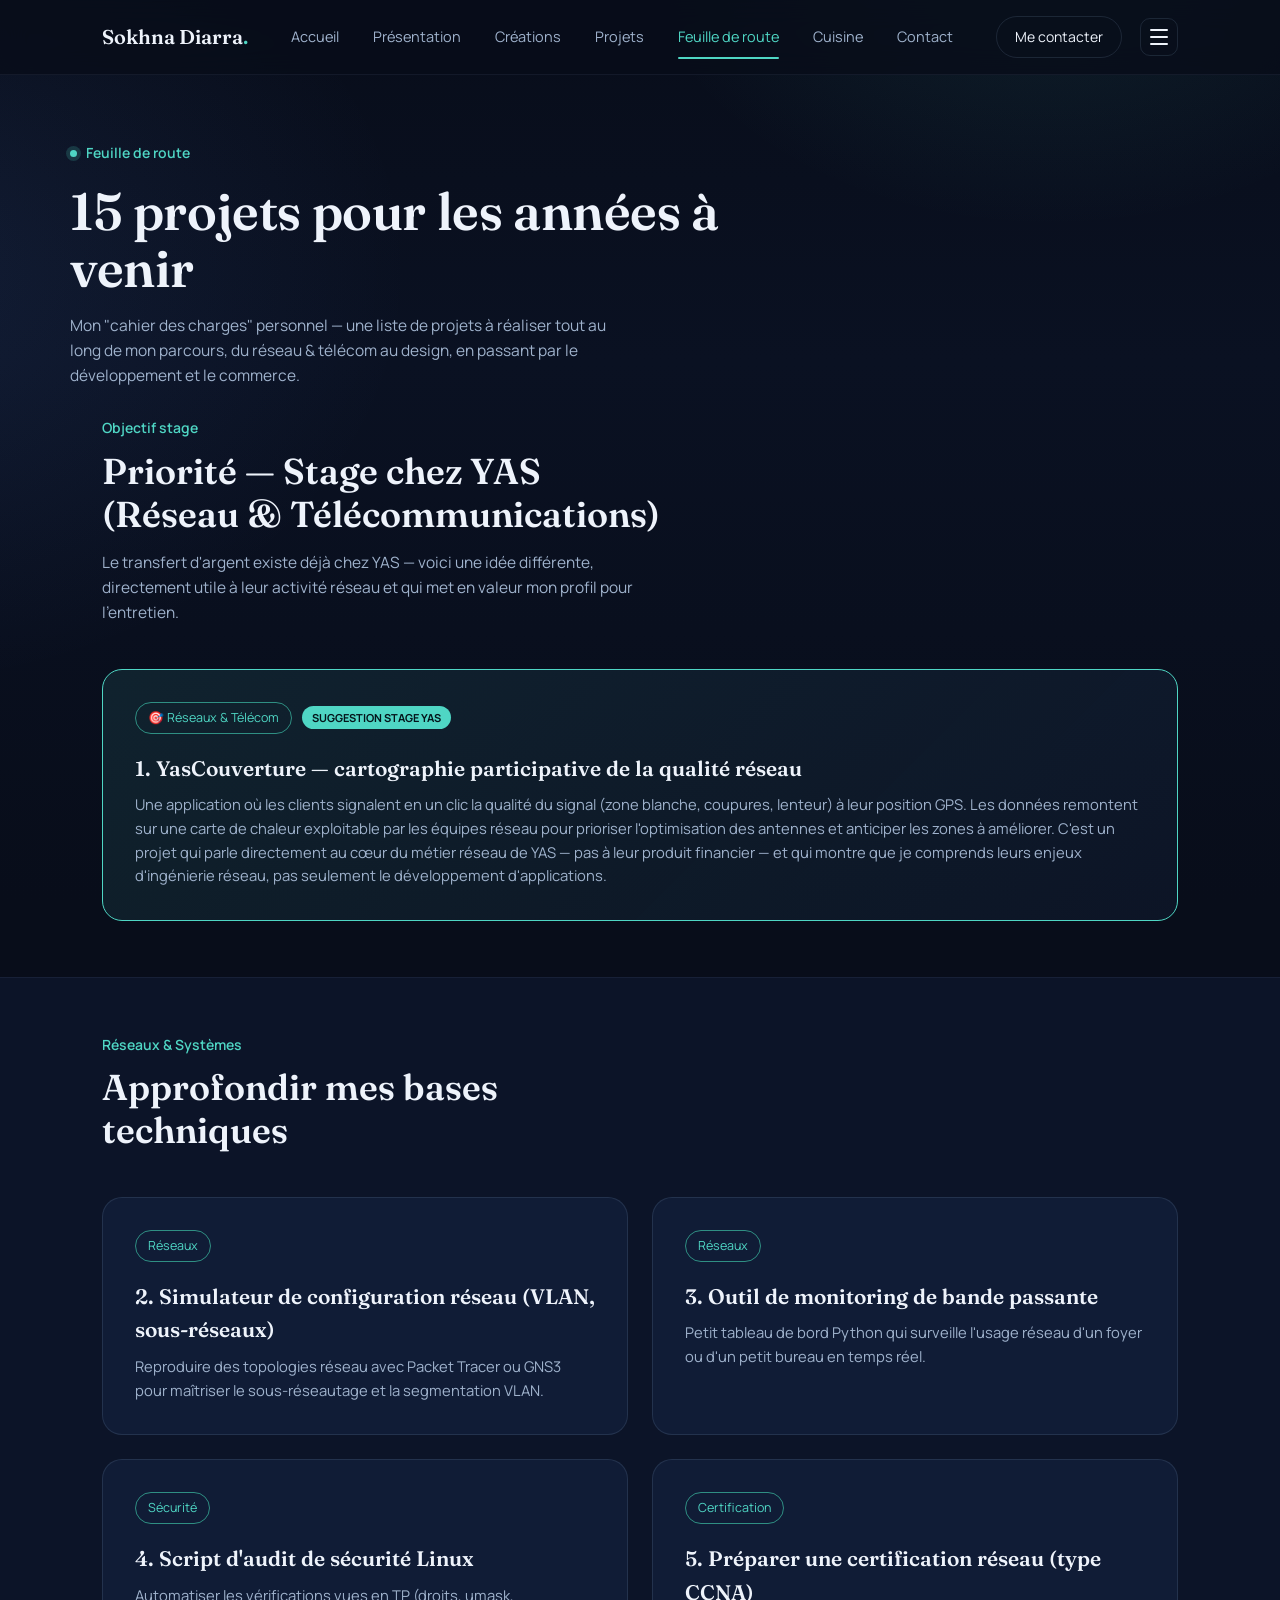
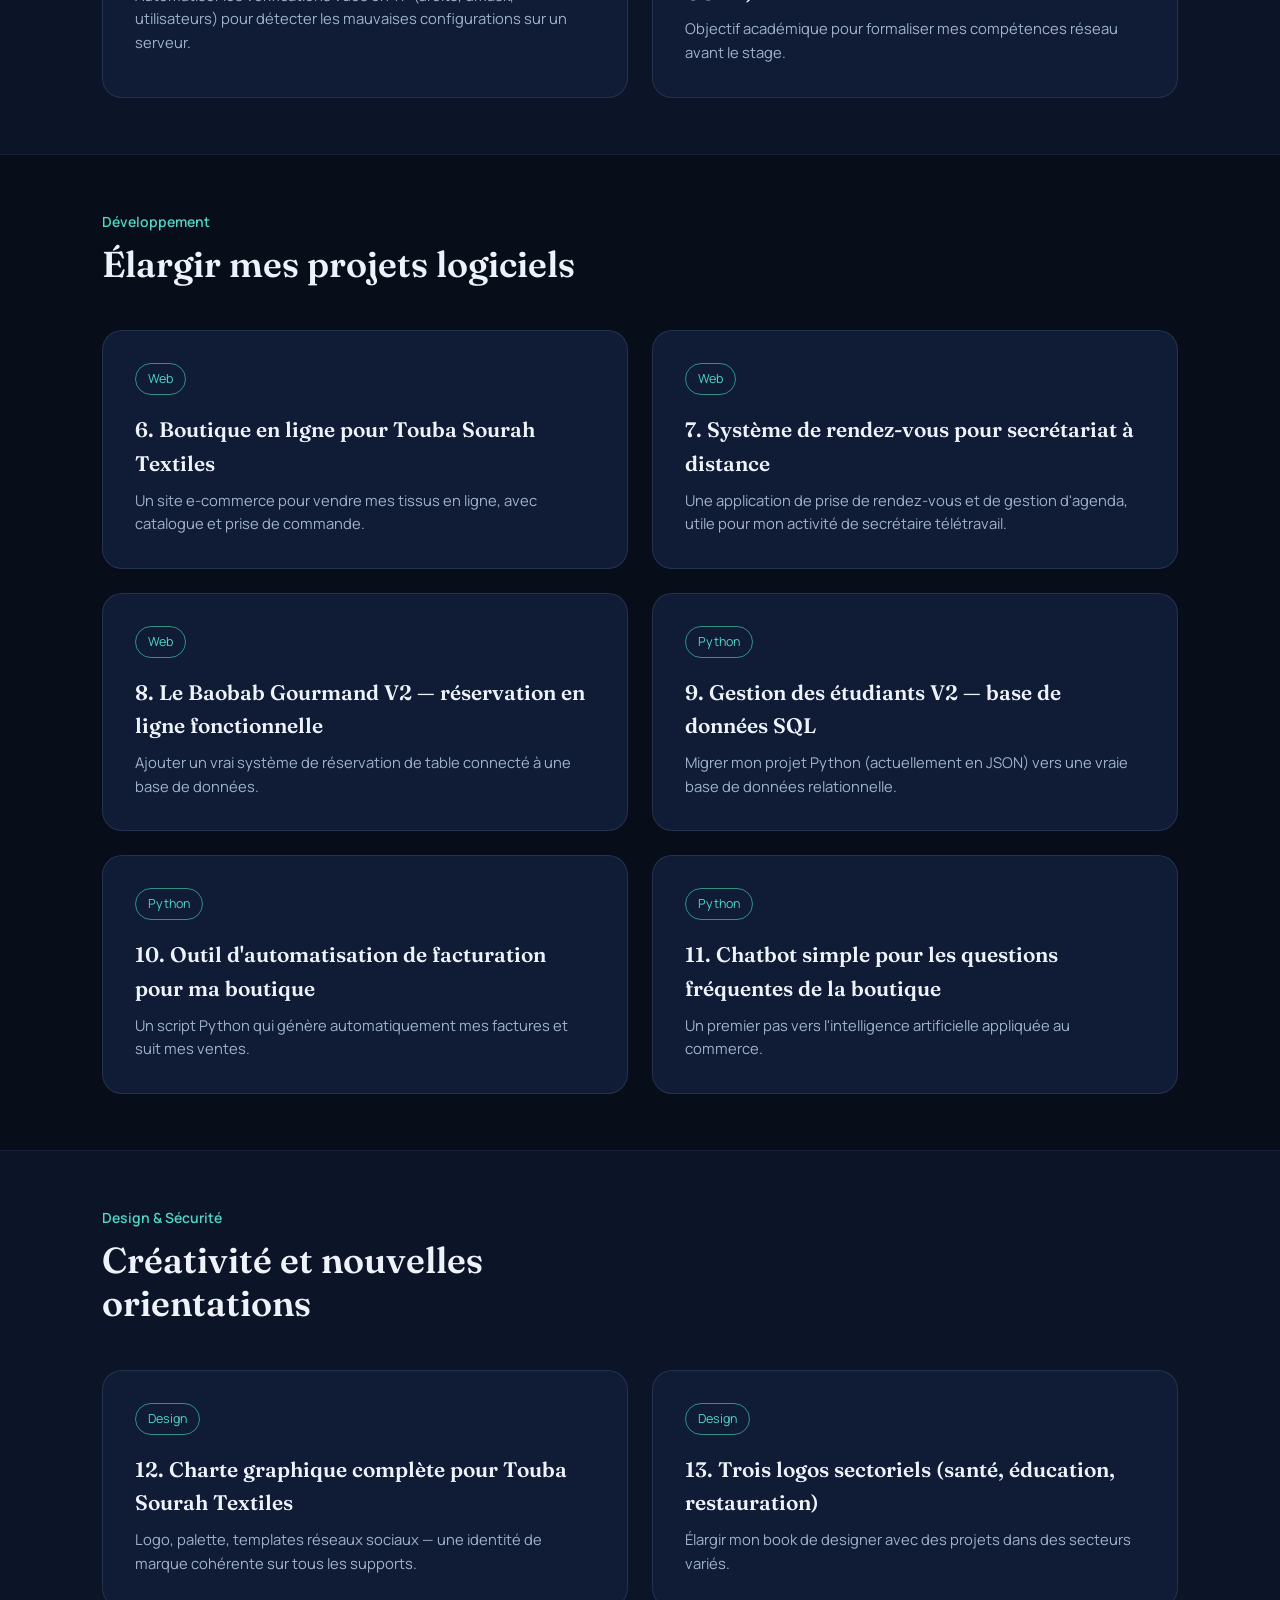
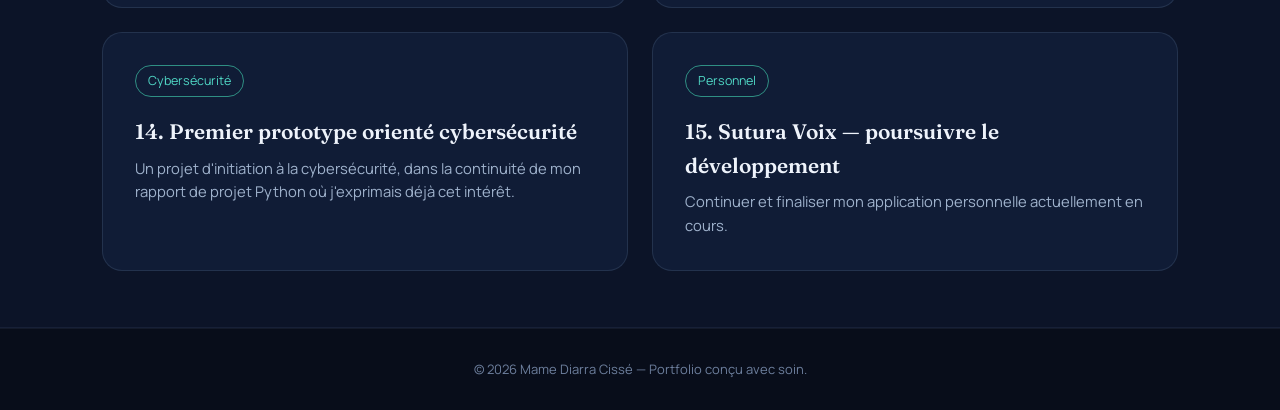
<file: roadmap.html>
<!DOCTYPE html>
<html lang="fr">
<head>
<meta charset="UTF-8">
<meta name="viewport" content="width=device-width, initial-scale=1.0">
<title>Feuille de route | Mame Diarra Cissé</title>
<link rel="stylesheet" href="style.css">
</head>
<body>
<div class="bg-glow"></div>

<header>
  <nav class="wrap">
    <a href="index.html" class="brand">Sokhna Diarra<span>.</span></a>
    <div class="nav-links">
      <a href="index.html" class="">Accueil</a>
<a href="presentation.html" class="">Présentation</a>
<a href="creation.html" class="">Créations</a>
<a href="projet.html" class="">Projets</a>
<a href="roadmap.html" class="active">Feuille de route</a>
<a href="cuisine.html" class="">Cuisine</a>
<a href="contact.html" class="">Contact</a>

    </div>
    <div class="nav-right">
      <a href="contact.html" class="nav-cta">Me contacter</a>
      <button class="hamburger" aria-label="Menu"><span></span><span></span><span></span></button>
    </div>
    <div class="mobile-menu">
      <a href="index.html" class="">Accueil</a>
<a href="presentation.html" class="">Présentation</a>
<a href="creation.html" class="">Créations</a>
<a href="projet.html" class="">Projets</a>
<a href="roadmap.html" class="active">Feuille de route</a>
<a href="cuisine.html" class="">Cuisine</a>
<a href="contact.html" class="">Contact</a>

      <a href="contact.html" class="nav-cta">Me contacter</a>
    </div>
  </nav>
</header>


<div class="page-hero wrap">
  <div class="eyebrow">Feuille de route</div>
  <h1>15 projets pour les années à venir</h1>
  <p>Mon "cahier des charges" personnel — une liste de projets à réaliser tout au long de mon parcours, du réseau &amp; télécom au design, en passant par le développement et le commerce.</p>
</div>

<section style="padding-top:10px;">
  <div class="wrap">
    <div class="section-head">
      <div class="tag">Objectif stage</div>
      <h2>Priorité — Stage chez YAS (Réseau &amp; Télécommunications)</h2>
      <p>Le transfert d'argent existe déjà chez YAS — voici une idée différente, directement utile à leur activité réseau et qui met en valeur mon profil pour l'entretien.</p>
    </div>
    
    <div class="job-card" style="border-color:var(--teal); background:linear-gradient(135deg, rgba(79,214,196,0.1), rgba(95,143,239,0.06));">
      <span class="role-badge">🎯 Réseaux &amp; Télécom</span><span style="display:inline-block; margin-left:10px; font-size:11px; color:#04141a; background:var(--teal); padding:3px 10px; border-radius:100px; font-weight:700;">SUGGESTION STAGE YAS</span>
      <h3>1. YasCouverture — cartographie participative de la qualité réseau</h3>
      <p>Une application où les clients signalent en un clic la qualité du signal (zone blanche, coupures, lenteur) à leur position GPS. Les données remontent sur une carte de chaleur exploitable par les équipes réseau pour prioriser l'optimisation des antennes et anticiper les zones à améliorer. C'est un projet qui parle directement au cœur du métier réseau de YAS — pas à leur produit financier — et qui montre que je comprends leurs enjeux d'ingénierie réseau, pas seulement le développement d'applications.</p>
    </div>
    
  </div>
</section>

<section style="background:var(--bg-1); border-top:1px solid var(--line-soft); border-bottom:1px solid var(--line-soft);">
  <div class="wrap">
    <div class="section-head">
      <div class="tag">Réseaux &amp; Systèmes</div>
      <h2>Approfondir mes bases techniques</h2>
    </div>
    <div class="card-grid-2">
      
    <div class="job-card">
      <span class="role-badge">Réseaux</span>
      <h3>2. Simulateur de configuration réseau (VLAN, sous-réseaux)</h3>
      <p>Reproduire des topologies réseau avec Packet Tracer ou GNS3 pour maîtriser le sous-réseautage et la segmentation VLAN.</p>
    </div>
    
      
    <div class="job-card">
      <span class="role-badge">Réseaux</span>
      <h3>3. Outil de monitoring de bande passante</h3>
      <p>Petit tableau de bord Python qui surveille l'usage réseau d'un foyer ou d'un petit bureau en temps réel.</p>
    </div>
    
      
    <div class="job-card">
      <span class="role-badge">Sécurité</span>
      <h3>4. Script d'audit de sécurité Linux</h3>
      <p>Automatiser les vérifications vues en TP (droits, umask, utilisateurs) pour détecter les mauvaises configurations sur un serveur.</p>
    </div>
    
      
    <div class="job-card">
      <span class="role-badge">Certification</span>
      <h3>5. Préparer une certification réseau (type CCNA)</h3>
      <p>Objectif académique pour formaliser mes compétences réseau avant le stage.</p>
    </div>
    
    </div>
  </div>
</section>

<section>
  <div class="wrap">
    <div class="section-head">
      <div class="tag">Développement</div>
      <h2>Élargir mes projets logiciels</h2>
    </div>
    <div class="card-grid-2">
      
    <div class="job-card">
      <span class="role-badge">Web</span>
      <h3>6. Boutique en ligne pour Touba Sourah Textiles</h3>
      <p>Un site e-commerce pour vendre mes tissus en ligne, avec catalogue et prise de commande.</p>
    </div>
    
      
    <div class="job-card">
      <span class="role-badge">Web</span>
      <h3>7. Système de rendez-vous pour secrétariat à distance</h3>
      <p>Une application de prise de rendez-vous et de gestion d'agenda, utile pour mon activité de secrétaire télétravail.</p>
    </div>
    
      
    <div class="job-card">
      <span class="role-badge">Web</span>
      <h3>8. Le Baobab Gourmand V2 — réservation en ligne fonctionnelle</h3>
      <p>Ajouter un vrai système de réservation de table connecté à une base de données.</p>
    </div>
    
      
    <div class="job-card">
      <span class="role-badge">Python</span>
      <h3>9. Gestion des étudiants V2 — base de données SQL</h3>
      <p>Migrer mon projet Python (actuellement en JSON) vers une vraie base de données relationnelle.</p>
    </div>
    
      
    <div class="job-card">
      <span class="role-badge">Python</span>
      <h3>10. Outil d'automatisation de facturation pour ma boutique</h3>
      <p>Un script Python qui génère automatiquement mes factures et suit mes ventes.</p>
    </div>
    
      
    <div class="job-card">
      <span class="role-badge">Python</span>
      <h3>11. Chatbot simple pour les questions fréquentes de la boutique</h3>
      <p>Un premier pas vers l'intelligence artificielle appliquée au commerce.</p>
    </div>
    
    </div>
  </div>
</section>

<section style="background:var(--bg-1); border-top:1px solid var(--line-soft); border-bottom:1px solid var(--line-soft);">
  <div class="wrap">
    <div class="section-head">
      <div class="tag">Design &amp; Sécurité</div>
      <h2>Créativité et nouvelles orientations</h2>
    </div>
    <div class="card-grid-2">
      
    <div class="job-card">
      <span class="role-badge">Design</span>
      <h3>12. Charte graphique complète pour Touba Sourah Textiles</h3>
      <p>Logo, palette, templates réseaux sociaux — une identité de marque cohérente sur tous les supports.</p>
    </div>
    
      
    <div class="job-card">
      <span class="role-badge">Design</span>
      <h3>13. Trois logos sectoriels (santé, éducation, restauration)</h3>
      <p>Élargir mon book de designer avec des projets dans des secteurs variés.</p>
    </div>
    
      
    <div class="job-card">
      <span class="role-badge">Cybersécurité</span>
      <h3>14. Premier prototype orienté cybersécurité</h3>
      <p>Un projet d'initiation à la cybersécurité, dans la continuité de mon rapport de projet Python où j'exprimais déjà cet intérêt.</p>
    </div>
    
      
    <div class="job-card">
      <span class="role-badge">Personnel</span>
      <h3>15. Sutura Voix — poursuivre le développement</h3>
      <p>Continuer et finaliser mon application personnelle actuellement en cours.</p>
    </div>
    
    </div>
  </div>
</section>


<footer>
  © 2026 Mame Diarra Cissé — Portfolio conçu avec soin.
</footer>

<script src="script.js"></script>
</body>
</html>
</file>
<file: style.css>
@import url('https://fonts.googleapis.com/css2?family=Fraunces:opsz,wght@9..144,400;9..144,500;9..144,600;9..144,700&family=Manrope:wght@400;500;600;700;800&display=swap');

:root{
  --bg: #080d1a;
  --bg-1: #0c1428;
  --panel: #101c36;
  --panel-2: #14213e;
  --line: rgba(148,180,220,0.14);
  --line-soft: rgba(148,180,220,0.08);
  --text: #eef3fb;
  --text-muted: #9fb2cc;
  --text-faint: #6d7f9d;
  --teal: #4fd6c4;
  --teal-dim: #2f8f83;
  --blue: #5f8fef;
  --gold: #e3c485;
}

*{margin:0;padding:0;box-sizing:border-box;}
html{scroll-behavior:smooth;}
body{
  background: var(--bg);
  color: var(--text);
  font-family:'Manrope',sans-serif;
  line-height:1.6;
  -webkit-font-smoothing:antialiased;
  overflow-x:hidden;
}
h1,h2,h3,.serif{font-family:'Fraunces',serif;}
a{color:inherit;text-decoration:none;}
img{max-width:100%;display:block;}
ul{list-style:none;}

.wrap{max-width:1140px;margin:0 auto;padding:0 32px;}

.bg-glow{
  position:fixed; inset:0; z-index:0; pointer-events:none;
  background:
    radial-gradient(700px 500px at 82% -8%, rgba(79,214,196,0.10), transparent 60%),
    radial-gradient(900px 700px at -10% 30%, rgba(95,143,239,0.10), transparent 60%),
    linear-gradient(180deg, #080d1a 0%, #0a1122 40%, #080d1a 100%);
}

/* ---------- NAV ---------- */
header{
  position:sticky; top:0; z-index:100;
  background:rgba(8,13,26,0.8);
  backdrop-filter:blur(14px);
  border-bottom:1px solid var(--line-soft);
}
nav.wrap{
  display:flex; align-items:center; justify-content:space-between;
  height:74px; position:relative;
}
.brand{font-family:'Fraunces',serif; font-weight:600; font-size:20px;}
.brand span{color:var(--teal);}

.nav-links{
  display:flex; gap:34px; font-size:14.5px; color:var(--text-muted);
}
.nav-links a{transition:color .2s ease; position:relative; padding:4px 0;}
.nav-links a:hover{color:var(--text);}
.nav-links a.active{color:var(--teal);}
.nav-links a.active::after{
  content:""; position:absolute; left:0; right:0; bottom:-6px; height:2px;
  background:var(--teal); border-radius:2px;
}

.nav-right{display:flex; align-items:center; gap:18px;}
.nav-cta{
  border:1px solid var(--line); padding:9px 18px; border-radius:100px;
  font-size:14px; color:var(--text); white-space:nowrap;
}
.nav-cta:hover{border-color:var(--teal); color:var(--teal);}

.hamburger{
  display:flex; flex-direction:column; justify-content:center; gap:5px;
  width:38px; height:38px; border:1px solid var(--line); border-radius:10px;
  background:none; cursor:pointer;
}
.hamburger span{
  display:block; height:2px; width:18px; margin:0 auto;
  background:var(--text); border-radius:2px; transition:all .25s ease;
}
.hamburger.open span:nth-child(1){transform:translateY(7px) rotate(45deg);}
.hamburger.open span:nth-child(2){opacity:0;}
.hamburger.open span:nth-child(3){transform:translateY(-7px) rotate(-45deg);}

.mobile-menu{
  display:none;
  position:absolute; top:74px; left:0; right:0;
  background:rgba(8,13,26,0.98);
  border-bottom:1px solid var(--line-soft);
  flex-direction:column;
  padding:10px 32px 24px;
}
.mobile-menu.open{display:flex;}
.mobile-menu a{
  padding:14px 0; font-size:16px; color:var(--text-muted);
  border-bottom:1px solid var(--line-soft);
}
.mobile-menu a.active{color:var(--teal);}
.mobile-menu .nav-cta{margin-top:16px; text-align:center;}

@media (max-width:900px){
  .nav-links{display:none;}
  .nav-right .nav-cta{display:none;}
}

/* ---------- PAGE HERO / HEADERS ---------- */
.page-hero{padding:64px 0 20px;}
.eyebrow{
  display:inline-flex; align-items:center; gap:9px;
  color:var(--teal); font-size:14px; font-weight:600; margin-bottom:18px;
}
.eyebrow::before{
  content:""; width:7px; height:7px; border-radius:50%;
  background:var(--teal); box-shadow:0 0 0 4px rgba(79,214,196,0.18);
}
.page-hero h1{
  font-size:clamp(32px,4.6vw,52px); font-weight:600; line-height:1.1;
  letter-spacing:-0.4px; max-width:720px;
}
.page-hero p{color:var(--text-muted); margin-top:16px; max-width:560px; font-size:15.5px;}

section{position:relative; z-index:1; padding:56px 0;}
.section-head{max-width:560px; margin-bottom:44px;}
.section-head .tag{color:var(--teal); font-size:14px; font-weight:600;}
.section-head h2{font-size:clamp(26px,3.2vw,36px); font-weight:600; margin-top:10px; line-height:1.2;}
.section-head p{color:var(--text-muted); margin-top:14px; font-size:15.5px;}

/* ---------- HOME HERO ---------- */
.hero{position:relative; padding:70px 0 90px;}
.hero .wrap{display:grid; grid-template-columns:1.15fr 0.85fr; gap:56px; align-items:center;}
.hero h1{font-size:clamp(36px,5vw,60px); font-weight:600; line-height:1.06; letter-spacing:-0.5px;}
.hero h1 em{font-style:italic; font-weight:500; color:var(--teal);}
.hero .role{margin-top:18px; font-size:18.5px; color:var(--text-muted); max-width:480px;}
.hero .desc{margin-top:20px; font-size:15px; color:var(--text-faint); max-width:460px;}
.hero-actions{display:flex; gap:14px; margin-top:34px; flex-wrap:wrap;}

.btn{
  padding:14px 26px; border-radius:100px; font-size:14.5px; font-weight:600;
  display:inline-flex; align-items:center; gap:8px;
  transition:transform .2s ease, box-shadow .2s ease, background .2s ease;
}
.btn-primary{background:linear-gradient(135deg, var(--teal), var(--blue)); color:#04141a;}
.btn-primary:hover{transform:translateY(-2px); box-shadow:0 10px 26px rgba(79,214,196,0.25);}
.btn-ghost{border:1px solid var(--line); color:var(--text);}
.btn-ghost:hover{border-color:var(--teal); color:var(--teal); transform:translateY(-2px);}

.hero-photo-frame{position:relative; justify-self:center;}
.hero-photo-frame .ring{
  position:absolute; inset:-18px; border:1px solid var(--line);
  border-radius:38% 62% 60% 40% / 45% 40% 60% 55%;
  animation:float 9s ease-in-out infinite;
}
@keyframes float{0%,100%{transform:rotate(0deg);} 50%{transform:rotate(6deg);}}
.hero-photo{
  width:300px; height:376px; object-fit:cover;
  border-radius:38% 62% 60% 40% / 45% 40% 60% 55%;
  box-shadow:0 30px 60px -20px rgba(0,0,0,0.6), 0 0 0 1px var(--line-soft);
}
.stat-chip{
  position:absolute; bottom:-14px; left:-30px;
  background:var(--panel); border:1px solid var(--line);
  padding:14px 18px; border-radius:16px; font-size:13px; color:var(--text-muted);
  box-shadow:0 12px 30px rgba(0,0,0,0.35);
}
.stat-chip b{display:block; font-family:'Fraunces',serif; font-size:22px; color:var(--text); font-weight:600;}

/* ---------- CARDS / GRIDS ---------- */
.card-grid-3{display:grid; grid-template-columns:repeat(3,1fr); gap:22px;}
.card-grid-2{display:grid; grid-template-columns:1fr 1fr; gap:24px;}

.skill-card{
  background:var(--panel); border:1px solid var(--line); border-radius:18px; padding:26px;
  transition:border-color .2s ease, transform .2s ease;
}
.skill-card:hover{border-color:var(--teal-dim); transform:translateY(-3px);}
.skill-card .icon{
  width:42px; height:42px; border-radius:11px; display:flex; align-items:center; justify-content:center;
  background:rgba(79,214,196,0.12); color:var(--teal); font-size:19px; margin-bottom:16px;
}
.skill-card h3{font-size:16.5px; font-weight:700; margin-bottom:10px;}
.skill-card li{font-size:13.8px; color:var(--text-muted); padding:6px 0; border-top:1px solid var(--line-soft);}
.skill-card li:first-child{border-top:none; padding-top:0;}

.timeline{position:relative; padding-left:36px;}
.timeline::before{content:""; position:absolute; left:7px; top:6px; bottom:6px; width:1px; background:linear-gradient(180deg, var(--teal), transparent);}
.tl-item{position:relative; padding-bottom:44px;}
.tl-item:last-child{padding-bottom:0;}
.tl-item::before{content:""; position:absolute; left:-36px; top:4px; width:15px; height:15px; border-radius:50%; background:var(--bg); border:2px solid var(--teal);}
.tl-item .sem{color:var(--teal); font-size:13.5px; font-weight:700;}
.tl-item h3{font-size:20px; font-weight:600; margin:8px 0 12px;}
.tl-mods{display:flex; flex-wrap:wrap; gap:9px;}
.tl-mods span{font-size:12.8px; color:var(--text-muted); border:1px solid var(--line); padding:6px 12px; border-radius:100px;}

.job-card{background:var(--panel); border:1px solid var(--line); border-radius:20px; padding:32px;}
.job-card .role-badge{display:inline-block; font-size:12.5px; color:var(--teal); border:1px solid var(--teal-dim); padding:5px 12px; border-radius:100px; margin-bottom:18px;}
.job-card h3{font-size:21px; font-weight:600; margin-bottom:8px;}
.job-card .org{color:var(--text-faint); font-size:14px; margin-bottom:16px;}
.job-card p{color:var(--text-muted); font-size:14.8px;}

.about-quote{
  font-family:'Fraunces',serif; font-size:22px; font-weight:500; line-height:1.45;
  border-left:2px solid var(--teal); padding-left:24px;
}
.about-facts{margin-top:28px; display:grid; grid-template-columns:1fr 1fr; gap:14px;}
.fact{border:1px solid var(--line); border-radius:14px; padding:16px 18px; background:var(--panel);}
.fact .k{font-size:12.5px; color:var(--text-faint);}
.fact .v{font-size:14.5px; margin-top:4px; color:var(--text);}

/* ---------- PROJECT CARDS ---------- */
.project-filter{display:flex; gap:10px; flex-wrap:wrap; margin-bottom:36px;}
.project-filter span{
  font-size:12.8px; color:var(--text-muted); border:1px solid var(--line);
  padding:7px 15px; border-radius:100px;
}
.project-card{
  background:var(--panel); border:1px solid var(--line); border-radius:20px;
  overflow:hidden; margin-bottom:26px; display:grid; grid-template-columns:0.85fr 1.15fr;
}
.project-card.reverse{grid-template-columns:1.15fr 0.85fr;}
.project-card.reverse .project-media{order:2;}
.project-media{background:#0a1122; display:flex; align-items:center; justify-content:center; min-height:220px; padding:18px;}
.project-media img{border-radius:10px; max-height:340px; object-fit:contain; width:auto; margin:0 auto;}
.project-body{padding:32px; display:flex; flex-direction:column; justify-content:center;}
.project-tag{font-size:12px; color:var(--teal); font-weight:700; letter-spacing:0.4px; margin-bottom:10px;}
.project-body h3{font-size:22px; font-weight:600; margin-bottom:10px;}
.project-body p{color:var(--text-muted); font-size:14.8px; margin-bottom:16px;}
.project-links{display:flex; gap:12px; flex-wrap:wrap;}
.project-links a{
  font-size:13.5px; border:1px solid var(--line); padding:9px 16px; border-radius:100px;
}
.project-links a:hover{border-color:var(--teal); color:var(--teal);}

/* ---------- CONTACT ---------- */
.contact-box{
  background:linear-gradient(135deg, rgba(79,214,196,0.09), rgba(95,143,239,0.07));
  border:1px solid var(--line); border-radius:28px; padding:56px; text-align:center;
}
.contact-box h2{font-size:clamp(28px,4vw,40px); font-weight:600; max-width:560px; margin:0 auto 18px;}
.contact-box p{color:var(--text-muted); max-width:460px; margin:0 auto 34px; font-size:15.5px;}
.contact-links{display:flex; justify-content:center; gap:16px; flex-wrap:wrap; margin-bottom:36px;}
.contact-pill{display:flex; align-items:center; gap:10px; border:1px solid var(--line); padding:12px 22px; border-radius:100px; font-size:14.5px; background:rgba(8,13,26,0.4);}
.contact-pill:hover{border-color:var(--teal); color:var(--teal);}
.socials{display:flex; justify-content:center; gap:14px;}
.socials a{
  width:46px; height:46px; border-radius:50%; border:1px solid var(--line);
  display:flex; align-items:center; justify-content:center; font-size:16px; transition:all .2s ease;
}
.socials a:hover{border-color:var(--teal); color:var(--teal); transform:translateY(-3px);}

.contact-grid{display:grid; grid-template-columns:1fr 1fr; gap:24px; margin-top:44px;}
.info-card{background:var(--panel); border:1px solid var(--line); border-radius:18px; padding:26px;}
.info-card h3{font-size:15px; margin-bottom:14px; color:var(--teal);}
.info-card p, .info-card a{display:block; color:var(--text-muted); font-size:14.5px; margin-bottom:8px;}
.info-card a:hover{color:var(--teal);}

footer{border-top:1px solid var(--line-soft); padding:30px 0; text-align:center; color:var(--text-faint); font-size:13px;}

/* ---------- RESPONSIVE ---------- */
@media (max-width:900px){
  .hero .wrap{grid-template-columns:1fr; text-align:center;}
  .hero-actions{justify-content:center;}
  .hero-photo-frame{order:-1; margin-bottom:20px;}
  .hero-photo{width:220px; height:276px; margin:0 auto;}
  .stat-chip{left:50%; transform:translateX(-50%); bottom:-20px;}
  .card-grid-3{grid-template-columns:1fr 1fr;}
  .card-grid-2{grid-template-columns:1fr;}
  .about-facts{grid-template-columns:1fr 1fr;}
  .project-card, .project-card.reverse{grid-template-columns:1fr;}
  .project-card.reverse .project-media{order:0;}
  .contact-box{padding:36px 22px;}
  .contact-grid{grid-template-columns:1fr;}
}
@media (max-width:560px){
  .wrap{padding:0 20px;}
  .card-grid-3{grid-template-columns:1fr;}
  section{padding:44px 0;}
  .hero{padding:50px 0 60px;}
}

/* ---------- ANIMATIONS ---------- */
@keyframes fadeUp{
  from{opacity:0; transform:translateY(28px);}
  to{opacity:1; transform:translateY(0);}
}
@keyframes fadeIn{
  from{opacity:0;}
  to{opacity:1;}
}
@keyframes photoIn{
  from{opacity:0; transform:scale(0.92) translateY(16px);}
  to{opacity:1; transform:scale(1) translateY(0);}
}
@keyframes softPulse{
  0%,100%{box-shadow:0 0 0 4px rgba(79,214,196,0.18);}
  50%{box-shadow:0 0 0 8px rgba(79,214,196,0.08);}
}
@keyframes drift{
  0%,100%{transform:translateY(0);}
  50%{transform:translateY(-10px);}
}

.hero .eyebrow{
  opacity:0;
  animation:fadeUp .7s ease .1s forwards;
}
.hero h1{
  opacity:0;
  animation:fadeUp .8s ease .25s forwards;
}
.hero .role{
  opacity:0;
  animation:fadeUp .7s ease .4s forwards;
}
.hero .desc{
  opacity:0;
  animation:fadeUp .7s ease .52s forwards;
}
.hero .hero-actions{
  opacity:0;
  animation:fadeUp .7s ease .65s forwards;
}
.hero-photo-frame{
  opacity:0;
  animation:photoIn 1s ease .35s forwards;
}
.hero-photo-frame .hero-photo{
  animation:drift 6s ease-in-out 1.4s infinite;
}
.hero .eyebrow::before{
  animation:softPulse 2.4s ease-in-out infinite;
}
.stat-chip{
  opacity:0;
  animation:fadeIn .6s ease .9s forwards;
}

.page-hero .eyebrow,
.page-hero h1,
.page-hero p{
  opacity:0;
}
.page-hero.is-ready .eyebrow{animation:fadeUp .65s ease .05s forwards;}
.page-hero.is-ready h1{animation:fadeUp .7s ease .18s forwards;}
.page-hero.is-ready p{animation:fadeUp .7s ease .32s forwards;}

.reveal{
  opacity:0;
  transform:translateY(32px);
  transition:opacity .7s ease, transform .7s ease;
}
.reveal.is-visible{
  opacity:1;
  transform:translateY(0);
}
.reveal-delay-1{transition-delay:.08s;}
.reveal-delay-2{transition-delay:.16s;}
.reveal-delay-3{transition-delay:.24s;}
.reveal-delay-4{transition-delay:.32s;}
.reveal-delay-5{transition-delay:.4s;}

.project-card.reveal,
.skill-card.reveal,
.job-card.reveal{
  transition:opacity .7s ease, transform .7s ease, border-color .2s ease;
}
.project-card.reveal.is-visible:hover,
.skill-card.reveal.is-visible:hover{
  transform:translateY(-3px);
}

@media (prefers-reduced-motion: reduce){
  .hero .eyebrow,
  .hero h1,
  .hero .role,
  .hero .desc,
  .hero .hero-actions,
  .hero-photo-frame,
  .hero-photo-frame .hero-photo,
  .hero .eyebrow::before,
  .stat-chip,
  .page-hero .eyebrow,
  .page-hero h1,
  .page-hero p,
  .reveal{
    animation:none !important;
    opacity:1 !important;
    transform:none !important;
    transition:none !important;
  }
}
</file>
